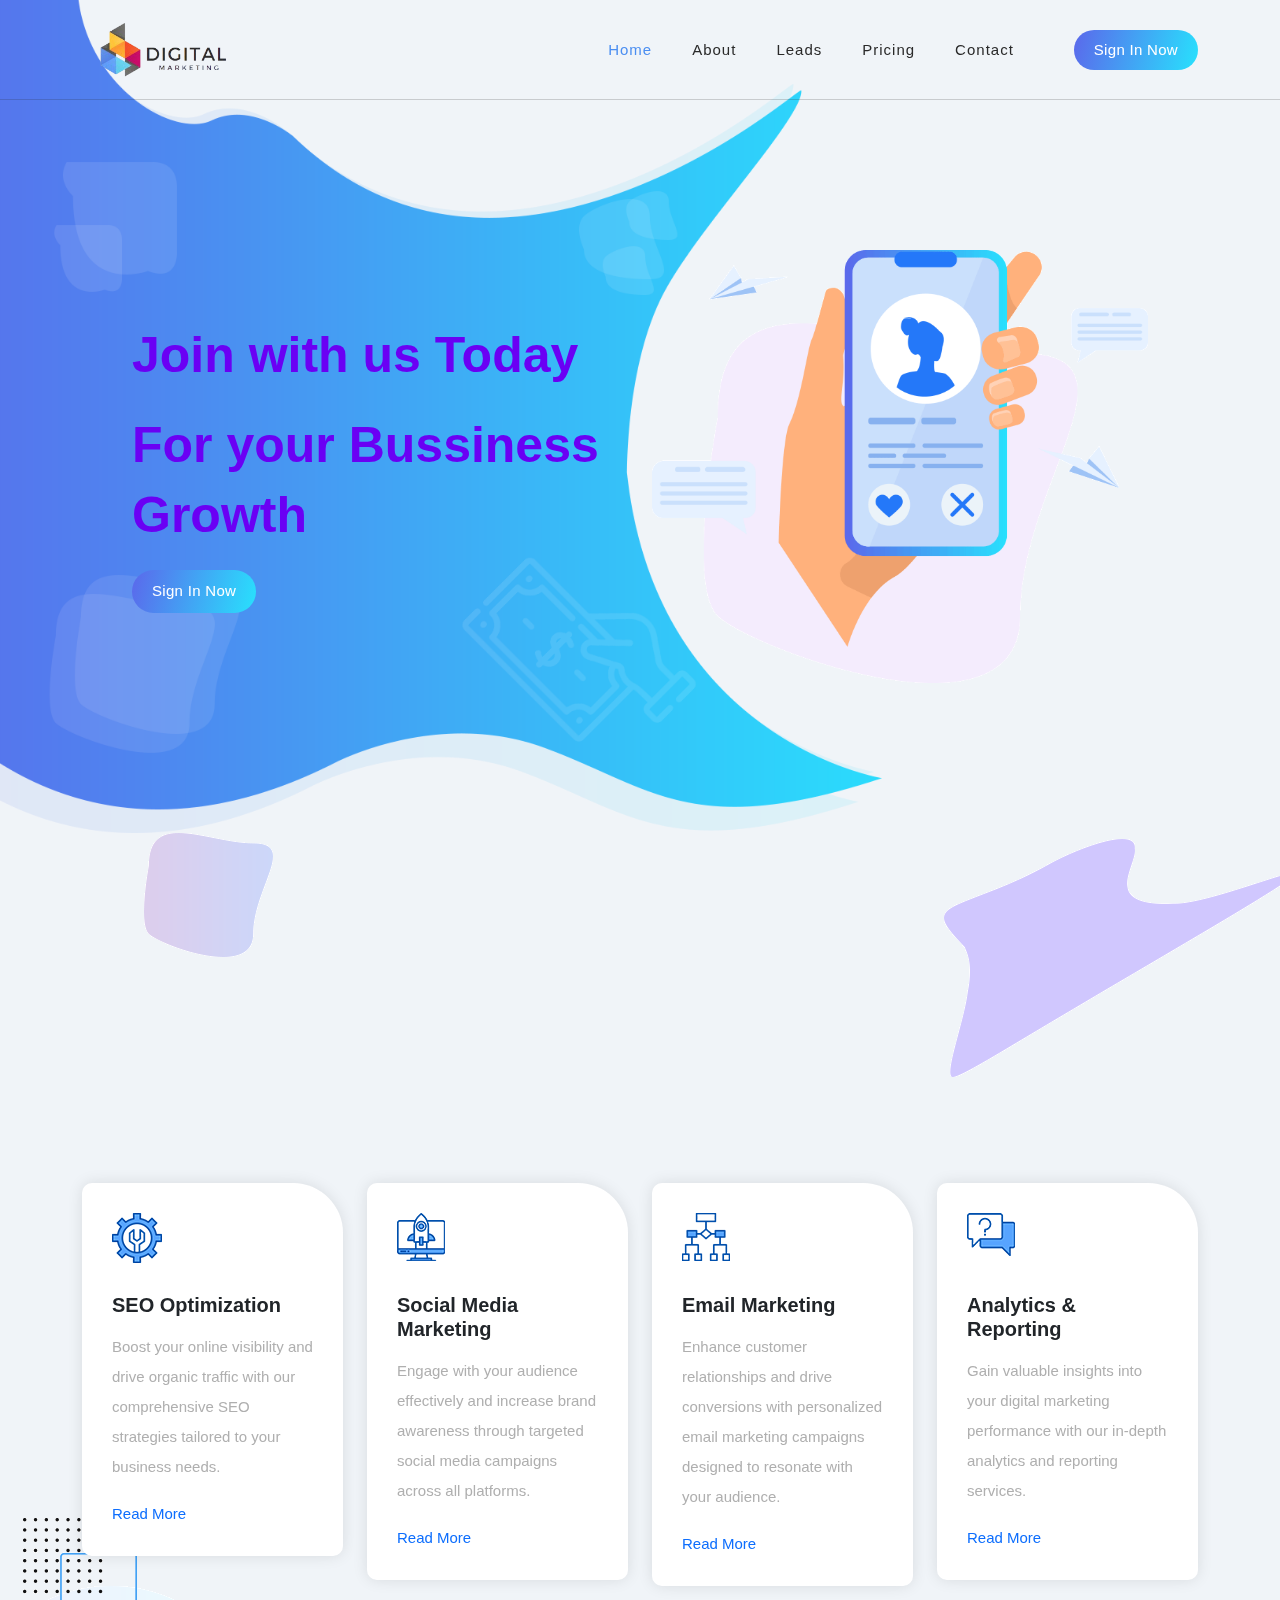
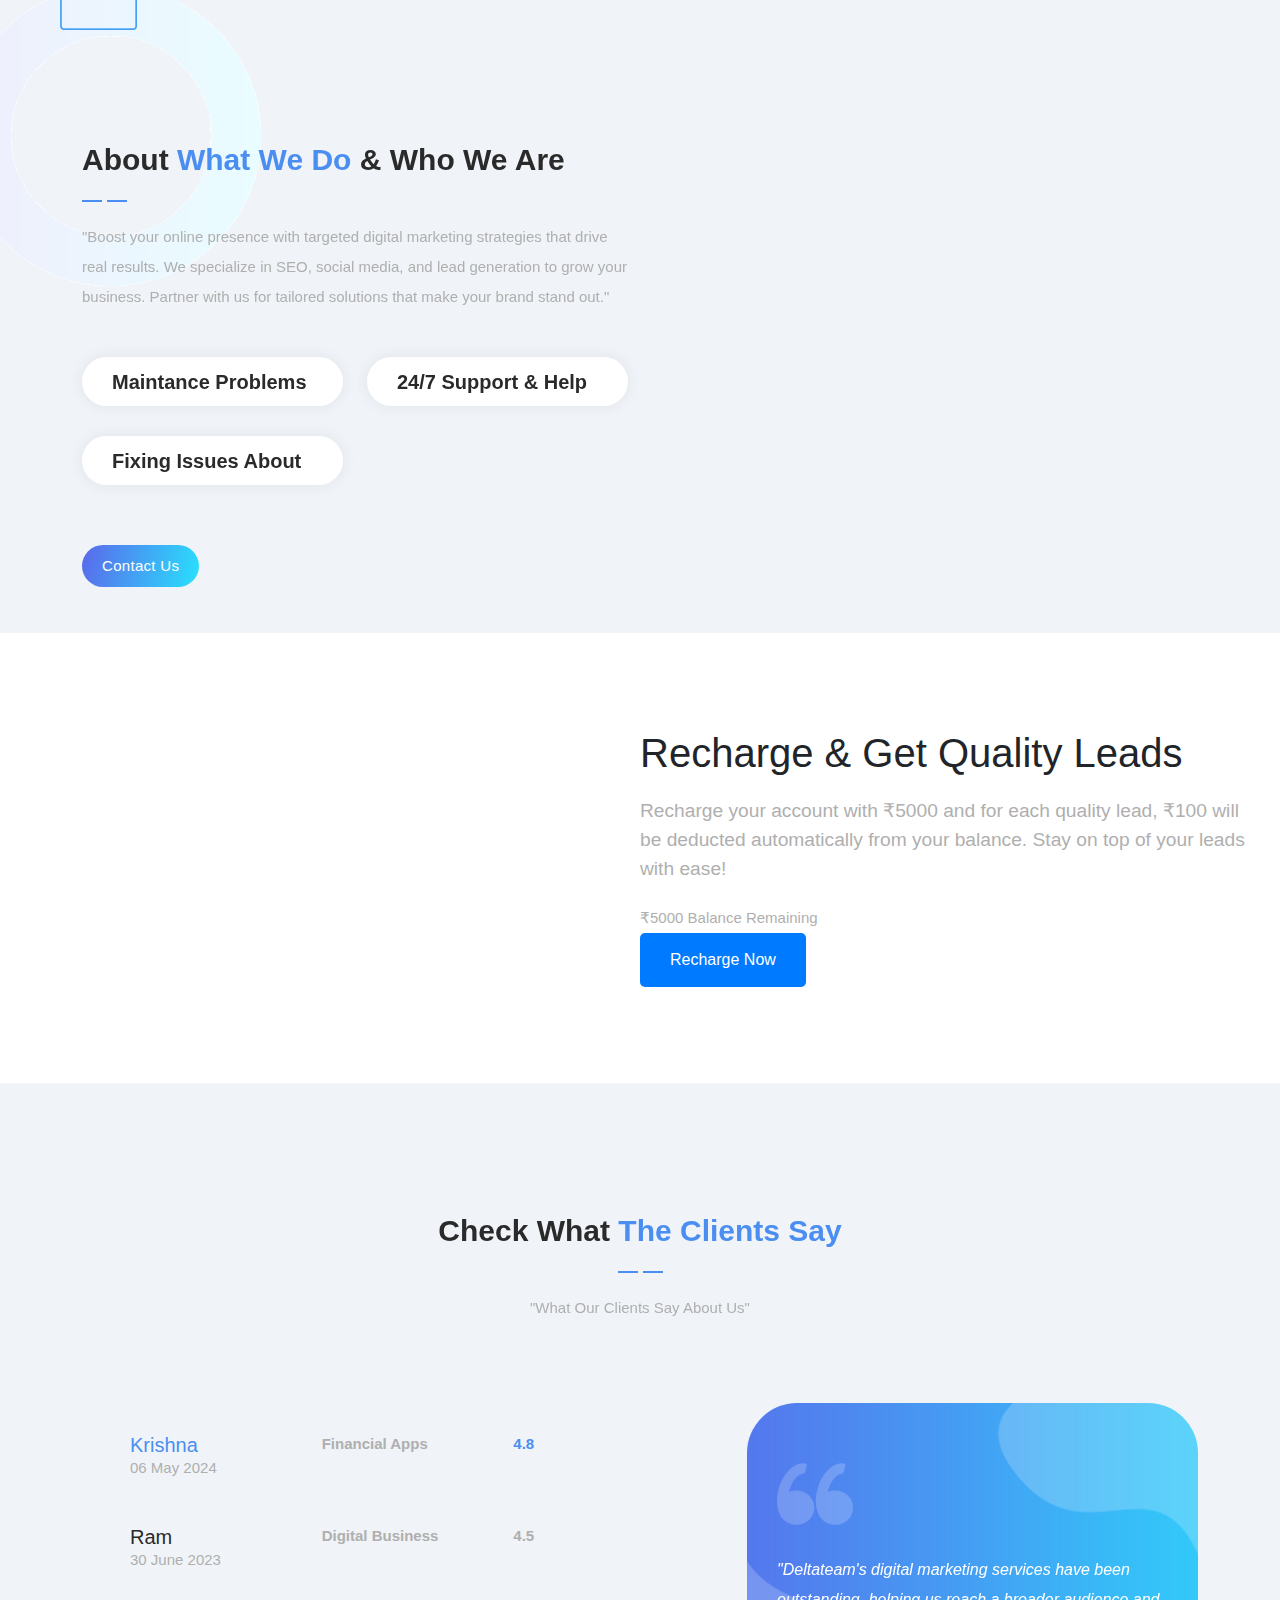
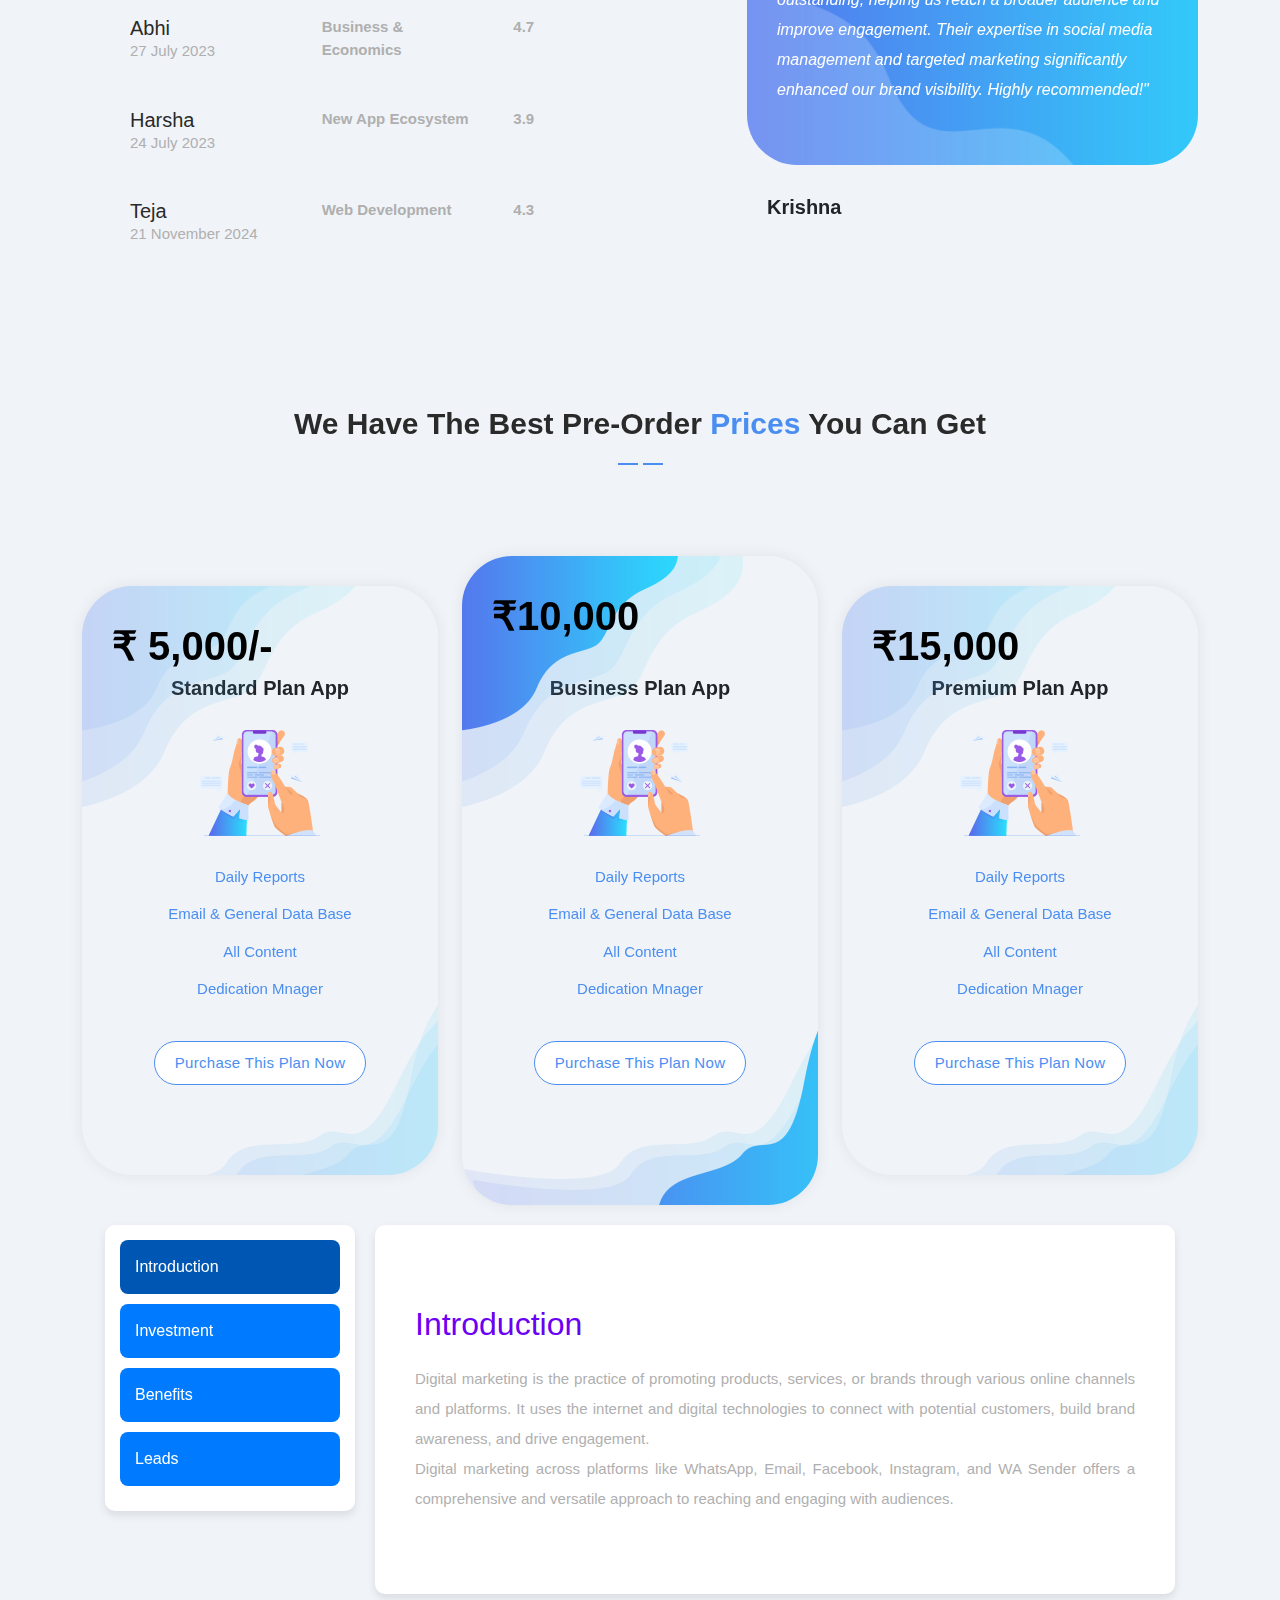
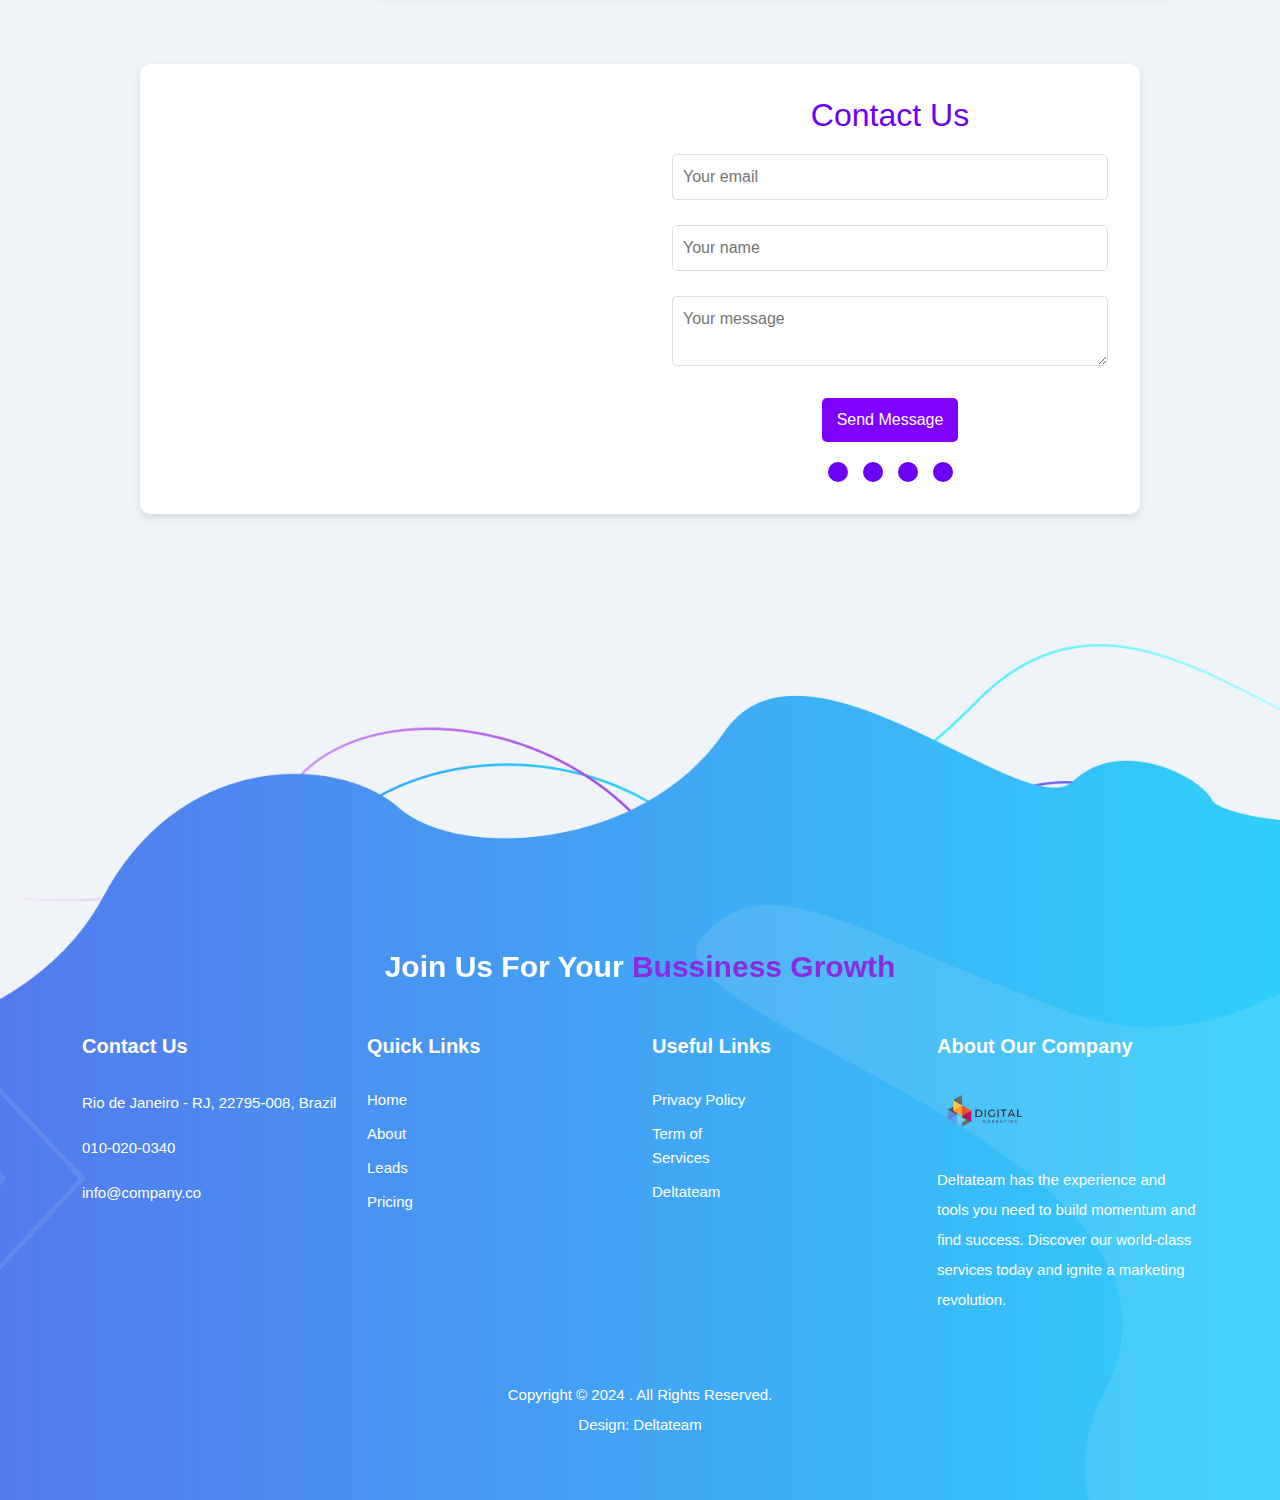
<file: index.html>
<!DOCTYPE html>
<html lang="en">

  <head>

    <meta charset="UTF-8">
    <meta name="viewport" content="width=device-width, initial-scale=1, shrink-to-fit=no">
    <meta name="description" content="">
    <meta name="author" content="">
    <link rel="preconnect" href="https://fonts.googleapis.com">
    <link rel="preconnect" href="https://fonts.gstatic.com" crossorigin>
    <link href="https://fonts.googleapis.com/css2?family=Roboto:wght@100;300;400;500;700;900&display=swap" rel="stylesheet">

    <title>Digital Marketing</title>

    <!-- Bootstrap core CSS -->
    <link href="vendor/bootstrap/css/bootstrap.min.css" rel="stylesheet">
    <link rel="icon" href="./assets/images/Screenshot_2024-09-20_174440-removebg-preview.png" type="image/png" />

<!--

TemplateMo 570 Chain App Dev

https://templatemo.com/tm-570-chain-app-dev

-->

    <!-- Additional CSS Files -->
    <link rel="stylesheet" href="https://use.fontawesome.com/releases/v5.8.1/css/all.css" integrity="sha384-50oBUHEmvpQ+1lW4y57PTFmhCaXp0ML5d60M1M7uH2+nqUivzIebhndOJK28anvf" crossorigin="anonymous">
    <link rel="stylesheet" href="assets/css/templatemo-chain-app-dev.css">
    <link rel="stylesheet" href="assets/css/animated.css">
    <link rel="stylesheet" href="assets/css/owl.css">

  </head>

<body>

  <!-- ***** Preloader Start ***** -->
  <div id="js-preloader" class="js-preloader">
    <div class="preloader-inner">
      <span class="dot"></span>
      <div class="dots">
        <span></span>
        <span></span>
        <span></span>
      </div>
    </div>
  </div>
  <!-- ***** Preloader End ***** -->

  <!-- ***** Header Area Start ***** -->
  <header class="header-area header-sticky wow slideInDown" data-wow-duration="0.75s" data-wow-delay="0s">
    <div class="container">
      <div class="row">
        <div class="col-12">
          <nav class="main-nav">
            <!-- ***** Logo Start ***** -->
            <a href="index.html" class="logo">
              <img src="assets/images/2.0-removebg-preview.png" alt="Chain App Dev" height="80px">
            </a>
            <!-- ***** Logo End ***** -->
            <!-- ***** Menu Start ***** -->
            <ul class="nav">
              <li class="scroll-to-section"><a href="#top" class="active">Home</a></li>
             <li class="scroll-to-section"><a href="#about">About</a></li>
             <li class="scroll-to-section"><a href="#leads">Leads</a></li>
              <!-- <li class="scroll-to-section"><a href="#services">Services</a></li> -->
              <li class="scroll-to-section"><a href="#pricing">Pricing</a></li>
              <li class="scroll-to-section"><a href="#Contact">Contact</a></li>
              <li><div class="gradient-button"><a id="modal_trigger" href="#modal"><i class="fa fa-sign-in-alt"></i> Sign In Now</a></div></li> 
            </ul>        
            <a class='menu-trigger'>
                <span>Menu</span>
            </a>
            <!-- ***** Menu End ***** -->
          </nav>
        </div>
      </div>
    </div>
  </header>
  <!-- ***** Header Area End ***** -->
  
  <div id="modal" class="popupContainer" style="display:none;">
    <div class="popupHeader">
        <span class="header_title">Login</span>
        <span class="modal_close"><i class="fa fa-times"></i></span>
    </div>

    <section class="popupBody">
        <!-- Social Login -->
        <div class="social_login">
            <div class="">
                <a href="#" class="social_box fb">
                    <span class="icon"><i class="fab fa-facebook"></i></span>
                    <span class="icon_title">Connect with Facebook</span>

                </a>

                <a href="#" class="social_box google">
                    <span class="icon"><i class="fab fa-google-plus"></i></span>
                    <span class="icon_title">Connect with Google</span>
                </a>
            </div>

            <div class="centeredText">
                <span>Or use your Email address</span>
            </div>

            <div class="action_btns">
                <div class="one_half"><a href="#" id="login_form" class="btn">Login</a></div>
                <div class="one_half last"><a href="#" id="register_form" class="btn">Sign up</a></div>
            </div>
        </div>

        <!-- Username & Password Login form -->
        <div class="user_login">
            <form>
                <label>Email / Username</label>
                <input type="text" />
                <br />

                <label>Password</label>
                <input type="password" />
                <br />

                <div class="checkbox">
                    <input id="remember" type="checkbox" />
                    <label for="remember">Remember me on this computer</label>
                </div>

                <div class="action_btns">
                    <div class="one_half"><a href="#" class="btn back_btn"><i class="fa fa-angle-double-left"></i> Back</a></div>
                    <div class="one_half last"><a href="#" class="btn btn_red">Login</a></div>
                </div>
            </form>

            <a href="#" class="forgot_password">Forgot password?</a>
        </div>

        <!-- Register Form -->
        <div class="user_register">
            <form>
                <label>Full Name</label>
                <input type="text" />
                <br />

                <label>Email Address</label>
                <input type="email" />
                <br />

                <label>Password</label>
                <input type="password" />
                <br />

                <div class="checkbox">
                    <input id="send_updates" type="checkbox" />
                    <label for="send_updates">Send me occasional email updates</label>
                </div>

                <div class="action_btns">
                    <div class="one_half"><a href="#" class="btn back_btn"><i class="fa fa-angle-double-left"></i> Back</a></div>
                    <div class="one_half last"><a href="#" class="btn btn_red">Register</a></div>
                </div>
            </form>
        </div>
    </section>
</div>

  <div class="main-banner wow fadeIn" id="top" data-wow-duration="1s" data-wow-delay="0.5s">
    <div class="container">
      <div class="row">
        <div class="col-lg-12">
          <div class="row">
            <div class="col-lg-6 align-self-center">
              <div class="left-content show-up header-text wow fadeInLeft" data-wow-duration="1s" data-wow-delay="1s">
                <div class="row">
                  <div class="col-lg-12" style="color: white; font-weight: bold;">
                    <h2>Join with us Today</h2>
                    <h2>For your Bussiness Growth</h2>
                  </div>
                  <div class="col-lg-12">
                    <li><div class="gradient-button"><a id="modal_trigger" href="#modal"><i class="fa fa-sign-in-alt"></i> Sign In Now</a></div></li> 
                    <!-- <div class="white-button scroll-to-section">
                      <a href="#contact">Free Quote <i class="fab fa-google-play"></i></a>
                    </div> -->
                  </div>
                </div>
              </div>
            </div>
            <div class="col-lg-6">
              <div class="right-image wow fadeInRight" data-wow-duration="1s" data-wow-delay="0.5s">
                <img src="assets/images/slider-dec.png" alt="">
              </div>
            </div>
          </div>
        </div>
      </div>
    </div>
  </div>
  <div id="services" class="services section">
    <div class="container">
        <div class="row">
            <div class="col-lg-8 offset-lg-2">
                <div class="section-heading wow fadeInDown" data-wow-duration="1s" data-wow-delay="0.5s">
                    <h4>Amazing <em>Services &amp; Features</em> for Your Business</h4>
                    <img src="assets/images/heading-line-dec.png" alt="">
                    <p>If you're looking to elevate your business with the best digital marketing services, check out our offerings below.</p>
                </div>
            </div>
        </div>
    </div>
    <div class="container">
        <div class="row">
            <div class="col-lg-3">
                <div class="service-item first-service">
                    <div class="icon"><i class="fa fa-rocket"></i></div>
                    <h4>SEO Optimization</h4>
                    <p>Boost your online visibility and drive organic traffic with our comprehensive SEO strategies tailored to your business needs.</p>
                    <div class="text-button">
                        <a href="#">Read More <i class="fa fa-arrow-right"></i></a>
                    </div>
                </div>
            </div>
            <div class="col-lg-3">
                <div class="service-item second-service">
                    <div class="icon"><i class="fa fa-bullhorn"></i></div>
                    <h4>Social Media Marketing</h4>
                    <p>Engage with your audience effectively and increase brand awareness through targeted social media campaigns across all platforms.</p>
                    <div class="text-button">
                        <a href="#">Read More <i class="fa fa-arrow-right"></i></a>
                    </div>
                </div>
            </div>
            <div class="col-lg-3">
                <div class="service-item third-service">
                    <div class="icon"><i class="fa fa-envelope"></i></div>
                    <h4>Email Marketing</h4>
                    <p>Enhance customer relationships and drive conversions with personalized email marketing campaigns designed to resonate with your audience.</p>
                    <div class="text-button">
                        <a href="#">Read More <i class="fa fa-arrow-right"></i></a>
                    </div>
                </div>
            </div>
            <div class="col-lg-3">
                <div class="service-item fourth-service">
                    <div class="icon"><i class="fa fa-chart-line"></i></div>
                    <h4>Analytics &amp; Reporting</h4>
                    <p>Gain valuable insights into your digital marketing performance with our in-depth analytics and reporting services.</p>
                    <div class="text-button">
                        <a href="#">Read More <i class="fa fa-arrow-right"></i></a>
                    </div>
                </div>
            </div>
        </div>
    </div>
</div>

  <div id="about" class="about-us section">
    <div class="container">
      <div class="row">
        <div class="col-lg-6 align-self-center">
          <div class="section-heading">
            <h4>About <em>What We Do</em> &amp; Who We Are</h4>
            <img src="assets/images/heading-line-dec.png" alt="">
            <p>
              "Boost your online presence with targeted digital marketing strategies that drive real results. We specialize in SEO, social media, and lead generation to grow your business. Partner with us for tailored solutions that make your brand stand out."</p>
          </div>
          <div class="row">
            <div class="col-lg-6">
              <div class="box-item">
                <h4><a href="#">Maintance Problems</a></h4>
                <!-- <p>Lorem Ipsum Text</p> -->
              </div>
            </div>
            <div class="col-lg-6">
              <div class="box-item">
                <h4><a href="#">24/7 Support &amp; Help</a></h4>
                <!-- <p>Lorem Ipsum Text</p> -->
              </div>
            </div>
            <div class="col-lg-6">
              <div class="box-item">
                <h4><a href="#">Fixing Issues About</a></h4>
                <!-- <p>Lorem Ipsum Text</p> -->
              </div>
            </div>
            <div class="col-lg-6">
              <!-- <div class="box-item">
                <h4><a href="#">Co. Development</a></h4>
                <p>Lorem Ipsum Text</p>
              </div> -->
            </div>
            <div class="col-lg-12">
              <!-- <p>Lorem ipsum dolor sit amet, consectetur adipiscing elit, sed do eismod tempor idunte ut labore et dolore adipiscing  magna.</p> -->
              <div class="gradient-button">
                <a href="#">Contact Us</a>
              </div>
              <!-- <span>*No Credit Card Required</span> -->
            </div>
          </div>
        </div>
        <div class="col-lg-6">
          <video autoplay muted loop class="lead-video" style="height: 500px;">
            <source src="./assets/images/123.mp4" type="video/mp4">
            Your browser does not support the video tag.
        </video>
          <style>
            .right-image video {
  max-width: 100%;
  height: auto;
}

          </style>
        </div>
      </div>
    </div>
  </div>





  <section class="lead-section" id="leads">
    <div class="image-container">
        <!-- <img src="./templatemo_570_chain_app_dev/img/Untitled design.mp4" alt="Lead Image" class="lead-image" /> -->
        <!-- You can replace the img tag with a video tag if you want -->
        <video autoplay muted loop class="lead-video" style="height: 400px;">
            <source src="./assets/images/White Social Media Digital Marketing Facebook Cover.mp4" type="video/mp4">
            Your browser does not support the video tag.
        </video>
        <style>
          * {
          margin: 0;
          padding: 0;
          box-sizing: border-box;
      }
      
      body {
          font-family: 'Arial', sans-serif;
      }
      
      .lead-section {
        margin-top: 10px;
          display: flex;
          align-items: center;
          justify-content: space-between;
          min-height: 50vh;
          padding: 10px;
          background-color: white;
      }
      
      .image-container {
          flex: 1;
          position: relative;
          overflow: hidden;
      }
      
      .lead-image, .lead-video {
          width: 100%;
          height: auto;
          border-radius: 10px;
          animation: fadeIn 1s ease-in-out;
      }
      
      .content-container {
          flex: 1;
          padding: 20px;
          animation: slideIn 1s ease-in-out;
      }
      
      .content-title {
          font-size: 2.5rem;
          margin-bottom: 20px;
      }
      
      .content-description {
          font-size: 1.2rem;
          margin-bottom: 20px;
          line-height: 1.5;
      }
      
      .lead-button {
          padding: 15px 30px;
          background-color: #007bff;
          color: white;
          font-size: 1rem;
          border: none;
          border-radius: 5px;
          cursor: pointer;
          transition: transform 0.3s, background-color 0.3s;
      }
      
      .lead-button:hover {
          background-color: #0056b3;
          transform: scale(1.05);
      }
      
      @media (max-width: 768px) {
          .lead-section {
              flex-direction: column;
              text-align: center;
          }
      
          .image-container, .content-container {
              flex: none;
              width: 100%;
          }
      
          .content-title {
              font-size: 2rem;
          }
      
          .content-description {
              font-size: 1rem;
          }
      
          .lead-button {
              width: 100%;
          }
      }
      
      /* Animation Effects */
      @keyframes fadeIn {
          0% {
              opacity: 0;
              transform: scale(0.95);
          }
          100% {
              opacity: 1;
              transform: scale(1);
          }
      }
      
      @keyframes slideIn {
          0% {
              opacity: 0;
              transform: translateX(50px);
          }
          100% {
              opacity: 1;
              transform: translateX(0);
          }
      }
      
      </style>
    </div>
 
    <div class="content-container">
        <h1 class="content-title">Recharge & Get Quality Leads</h1>
        <p class="content-description">
            Recharge your account with ₹5000 and for each quality lead, ₹100 will be deducted automatically from your balance. Stay on top of your leads with ease!
        </p>
        <div class="recharge-info">
            <div class="balance-bar">
                <div class="balance-fill"></div>
            </div>
            <p class="balance-text">₹5000 Balance Remaining</p>
        </div>
        <button class="lead-button">Recharge Now</button>
    </div>
</section>

 

  <div id="clients" class="the-clients">
    <div class="container">
      <div class="row">
        <div class="col-lg-8 offset-lg-2">
          <div class="section-heading">
            <h4>Check What <em>The Clients Say</em> </h4>
            <img src="assets/images/heading-line-dec.png" alt="">
            <p>"What Our Clients Say About Us"</p>
          </div>
        </div>
        <div class="col-lg-12">
          <div class="naccs">
            <div class="grid">
              <div class="row">
                <div class="col-lg-7 align-self-center">
                  <div class="menu">
                    <div class="first-thumb active">
                      <div class="thumb">
                        <div class="row">
                          <div class="col-lg-4 col-sm-4 col-12">
                            <h4>Krishna</h4>
                            <span class="date">06 May 2024</span>
                          </div>
                          <div class="col-lg-4 col-sm-4 d-none d-sm-block">
                            <span class="category">Financial Apps</span>
                          </div>
                          <div class="col-lg-4 col-sm-4 col-12">
                              <i class="fa fa-star"></i>
                              <i class="fa fa-star"></i>
                              <i class="fa fa-star"></i>
                              <i class="fa fa-star"></i>
                              <i class="fa fa-star"></i>
                              <span class="rating">4.8</span>
                          </div>
                        </div>
                      </div>
                    </div>
                    <div>
                      <div class="thumb">
                        <div class="row">
                          <div class="col-lg-4 col-sm-4 col-12">
                            <h4>Ram</h4>
                            <span class="date">30 June 2023</span>
                          </div>
                          <div class="col-lg-4 col-sm-4 d-none d-sm-block">
                            <span class="category">Digital Business</span>
                          </div>
                          <div class="col-lg-4 col-sm-4 col-12">
                              <i class="fa fa-star"></i>
                              <i class="fa fa-star"></i>
                              <i class="fa fa-star"></i>
                              <i class="fa fa-star"></i>
                              <i class="fa fa-star"></i>
                              <span class="rating">4.5</span>
                          </div>
                        </div>
                      </div>
                    </div>
                    <div>
                      <div class="thumb">
                        <div class="row">
                          <div class="col-lg-4 col-sm-4 col-12">
                            <h4>Abhi</h4>
                            <span class="date">27 July 2023</span>
                          </div>
                          <div class="col-lg-4 col-sm-4 d-none d-sm-block">
                            <span class="category">Business &amp; Economics</span>
                          </div>
                          <div class="col-lg-4 col-sm-4 col-12">
                              <i class="fa fa-star"></i>
                              <i class="fa fa-star"></i>
                              <i class="fa fa-star"></i>
                              <i class="fa fa-star"></i>
                              <i class="fa fa-star"></i>
                              <span class="rating">4.7</span>
                          </div>
                        </div>
                      </div>
                    </div>
                    <div>
                      <div class="thumb">
                        <div class="row">
                          <div class="col-lg-4 col-sm-4 col-12">
                            <h4>Harsha</h4>
                            <span class="date">24 July 2023</span>
                          </div>
                          <div class="col-lg-4 col-sm-4 d-none d-sm-block">
                            <span class="category">New App Ecosystem</span>
                          </div>
                          <div class="col-lg-4 col-sm-4 col-12">
                              <i class="fa fa-star"></i>
                              <i class="fa fa-star"></i>
                              <i class="fa fa-star"></i>
                              <i class="fa fa-star"></i>
                              <i class="fa fa-star"></i>
                              <span class="rating">3.9</span>
                          </div>
                        </div>
                      </div>
                    </div>
                    <div class="last-thumb">
                      <div class="thumb">
                        <div class="row">
                          <div class="col-lg-4 col-sm-4 col-12">
                            <h4>Teja</h4>
                            <span class="date">21 November 2024</span>
                          </div>
                          <div class="col-lg-4 col-sm-4 d-none d-sm-block">
                            <span class="category">Web Development</span>
                          </div>
                          <div class="col-lg-4 col-sm-4 col-12">
                              <i class="fa fa-star"></i>
                              <i class="fa fa-star"></i>
                              <i class="fa fa-star"></i>
                              <i class="fa fa-star"></i>
                              <i class="fa fa-star"></i>
                              <span class="rating">4.3</span>
                          </div>
                        </div>
                      </div>
                    </div>
                  </div>
                </div> 
                <div class="col-lg-5">
                  <ul class="nacc">
                    <li class="active">
                      <div>
                        <div class="thumb">
                          <div class="row">
                            <div class="col-lg-12">
                              <div class="client-content">
                                <img src="assets/images/quote.png" alt="">
                                <p>"Deltateam's digital marketing services have been outstanding, helping us reach a broader audience and improve engagement. Their expertise in social media management and targeted marketing significantly enhanced our brand visibility. Highly recommended!"</p>
                              </div>
                              <div class="down-content">
                                <!-- <img src="assets/images/client-image.jpg" alt=""> -->
                                <div class="right-content">
                                  <h4>Krishna</h4>
                                  <!-- <span>CEO of David Company</span> -->
                                </div>
                              </div>
                            </div>
                          </div>
                        </div>
                      </div>
                    </li>
                    <li>
                      <div>
                        <div class="thumb">
                          <div class="row">
                            <div class="col-lg-12">
                              <div class="client-content">
                                <img src="assets/images/quote.png" alt="">
                                <p>"Deltateam transformed our online presence! Their targeted marketing strategies boosted our engagement and visibility significantly. Highly recommend their services!"</p>
                              </div>
                              <div class="down-content">
                                <!-- <img src="assets/images/client-image.jpg" alt=""> -->
                                <div class="right-content">
                                  <h4>Ram</h4>
                                  <!-- <span>CTO of Digital Company</span> -->
                                </div>
                              </div>
                            </div>
                          </div>
                        </div>
                      </div>
                    </li>
                    <li>
                      <div>
                        <div class="thumb">
                          <div class="row">
                            <div class="col-lg-12">
                              <div class="client-content">
                                <img src="assets/images/quote.png" alt="">
                                <p>"The digital marketing team at Deltateam delivered exceptional results. Their expertise in social media management helped us connect with our audience effectively. Truly impressive!"</p>
                              </div>
                              <div class="down-content">
                                <!-- <img src="assets/images/client-image.jpg" alt=""> -->
                                <div class="right-content">
                                  <h4>Abhi</h4>
                                  <!-- <span>Founder of Catherina Co.</span> -->
                                </div>
                              </div>
                            </div>
                          </div>
                        </div>
                      </div>
                    </li>
                    <li>
                      <div>
                        <div class="thumb">
                          <div class="row">
                            <div class="col-lg-12">
                              <div class="client-content">
                                <img src="assets/images/quote.png" alt="">
                                <p>"Working with Deltateam has been a game-changer for our brand. Their tailored marketing solutions drove meaningful results and increased our reach. Highly satisfied!"</p>
                              </div>
                              <div class="down-content">
                                <!-- <img src="assets/images/client-image.jpg" alt=""> -->
                                <div class="right-content">
                                  <h4>Harsha</h4>
                                  <!-- <span>Manager, Digital Company</span> -->
                                </div>
                              </div>
                            </div>
                          </div>
                        </div>
                      </div>
                    </li>
                    <li>
                      <div>
                        <div class="thumb">
                          <div class="row">
                            <div class="col-lg-12">
                              <div class="client-content">
                                <img src="assets/images/quote.png" alt="">
                                <p>"Deltateam's digital marketing services exceeded our expectations. Their innovative approach and attention to detail made a noticeable difference in our campaigns. Highly recommended!"</p>
                              </div>
                              <div class="down-content">
                                <!-- <img src="assets/images/client-image.jpg" alt=""> -->
                                <div class="right-content">
                                  <h4>Teja</h4>
                                  <!-- <span>CTO, Amber Do Company</span> -->
                                </div>
                              </div>
                            </div>
                          </div>
                        </div>
                      </div>
                    </li>
                  </ul>
                </div>          
              </div>
            </div>
          </div>
        </div>
      </div>
    </div>
  </div>

  <div id="pricing" class="pricing-tables">
    <div class="container">
      <div class="row">
        <div class="col-lg-8 offset-lg-2">
          <div class="section-heading">
            <h4>We Have The Best Pre-Order <em>Prices</em> You Can Get</h4>
            <img src="assets/images/heading-line-dec.png" alt="">
            <!-- <p>Lorem ipsum dolor sit amet, consectetur adipiscing elit, sed do eismod tempor incididunt ut labore et dolore magna.</p> -->
          </div>
        </div>
        <div class="col-lg-4">
          <div class="pricing-item-regular">
            <span class="price" style="color: black;">₹ 5,000/-</span>
            <h4>Standard Plan App</h4>
            <div class="icon">
              <img src="assets/images/pricing-table-01.png" alt="">
            </div>
            <ul>
              <li>Daily Reports</li>
              <li>Email & General Data Base</li>
              <li>All Content</li>
              <li>Dedication Mnager</li>
              <!-- <li class="non-function">All Content</li>
              <li class="non-function">Dedication Mnager</li> -->
              <!-- <li class="non-function">Fastest Network</li>
              <li class="non-function">More Options</li> -->
            </ul>
            <div class="border-button">
              <a href="#">Purchase This Plan Now</a>
            </div>
          </div>
        </div>
        <div class="col-lg-4">
          <div class="pricing-item-pro">
            <span class="price" style="color: black;">₹10,000</span>
            <h4>Business Plan App</h4>
            <div class="icon">
              <img src="assets/images/pricing-table-01.png" alt="">
            </div>
            <ul>
              <li>Daily Reports</li>
              <li>Email & General Data Base</li>
              <li>All Content</li>
              <li>Dedication Mnager</li>
            </ul>
            <div class="border-button">
              <a href="#">Purchase This Plan Now</a>
            </div>
          </div>
        </div>
        <div class="col-lg-4">
          <div class="pricing-item-regular">
            <span class="price" style="color: black;">₹15,000</span>
            <h4>Premium Plan App</h4>
            <div class="icon">
              <img src="assets/images/pricing-table-01.png" alt="">
            </div>
            <ul>
              <li>Daily Reports</li>
              <li>Email & General Data Base</li>
              <li>All Content</li>
              <li>Dedication Mnager</li>
            </ul>
            <div class="border-button">
              <a href="#">Purchase This Plan Now</a>
            </div>
          </div>
        </div>
      </div>
    </div>
  </div> 

  <style>
    /* General setup */
    body {
      font-family: Arial, sans-serif;
      margin: 0;
      padding: 0;
      box-sizing: border-box;
      background-color: #f0f4f8;
    }

    /* Container setup */
    .prathap-container {
      display: flex;
      justify-content: center; /* Center the container */
      align-items: flex-start;
      padding: 20px;
      /* min-height: 100vh; */
      gap: 20px;
      max-width: 1200px; /* Set a max-width for the container */
      margin: 0 auto; /* Center the container */
    }

    /* Sidebar Navigation Styling */
    .prathap-sidebar {
      width: 250px;
      position: sticky;
      top: 20px;
      background-color: #ffffff;
      padding: 15px;
      border-radius: 10px;
      box-shadow: 0 4px 8px rgba(0, 0, 0, 0.1);
      display: flex;
      flex-direction: column;
      justify-content: flex-start;
    }

    .prathap-nav-button {
      display: block;
      width: 100%;
      padding: 15px;
      background: #007bff;
      color: #ffffff;
      border: none;
      margin-bottom: 10px;
      text-align: left;
      cursor: pointer;
      border-radius: 8px;
      font-size: 16px;
      transition: all 0.3s ease;
    }

    .prathap-nav-button.active {
      background: #0056b3; /* Darker blue for active */
    }

    .prathap-nav-button:hover {
      background: #0056b3;
      transform: scale(1.05);
    }

    /* Content Section Styling */
    .prathap-content {
      display: none;
      flex-grow: 1;
      padding: 20px;
      background-color: #ffffff;
      border-radius: 10px;
      box-shadow: 0 4px 8px rgba(0, 0, 0, 0.1);
      max-width: 800px; /* Set max-width for the content */
      width: 100%;
    }

    .prathap-section {
      padding: 60px 20px;
      background-color: #ffffff;
      border-radius: 10px;
      transition: transform 0.3s ease;
    }

    /* Responsive adjustments */
    @media screen and (max-width: 768px) {
      .prathap-container {
        flex-direction: column;
        align-items: center;
      }

      .prathap-sidebar {
        width: 100%;
        margin-bottom: 20px;
        position: relative;
      }

      .prathap-content {
        margin-left: 0;
        width: 100%;
      }
    }
  </style>

  <div class="prathap-container">
    <!-- Sidebar Navigation -->
    <div class="prathap-sidebar">
      <button class="prathap-nav-button" data-target="#section1">Introduction</button>
      <button class="prathap-nav-button" data-target="#section2">Investment</button>
      <button class="prathap-nav-button" data-target="#section3">Benefits</button>
      <button class="prathap-nav-button" data-target="#section4">Leads</button>
    </div>

    <!-- Content Sections -->
    <div class="prathap-content" id="section1">
      <section class="prathap-section">
        <h2>Introduction</h2>
        <p style="text-align: justify;">Digital marketing is the practice of promoting products, services, or brands through various online channels and platforms. It uses the internet and digital technologies to connect with potential customers, build brand awareness, and drive engagement.</p> 
        <p style="text-align: justify;">Digital marketing across platforms like WhatsApp, Email, Facebook, Instagram, and WA Sender offers a comprehensive and versatile approach to reaching and engaging with audiences.</p>
      </section>
    </div>

    <div class="prathap-content" id="section2">
      <section class="prathap-section">
        <h2>Investment</h2>
        <p>Investing in digital marketing is one of the most effective strategies to grow your business in today’s technology-driven world. Whether you’re a small startup or an established company, digital marketing allows you to reach a vast audience.</p>
        <p style="text-align: justify;">Starting at: <b>Rs.5000</b></p>  
      </section>
    </div>

    <div class="prathap-content" id="section3">
      <section class="prathap-section">
        <h2>Benefits</h2>
        <p>1. Global Reach</p>
        <p>2. Cost-Effective</p>
        <p>3. Targeted Advertising</p>
        <p>4. Measurable Results</p>
        <p>5. Enhanced Customer Engagement</p>
        <!-- <p>6. Flexibility and Adaptability</p>
        <p>7. Improved Conversion Rates</p>
        <p>8. Increased Brand Awareness</p>
        <p>9. Access to Mobile Users</p>
        <p>10. Personalization</p> -->
      </section>
    </div>

    <div class="prathap-content" id="section4">
      <section class="prathap-section">
        <h2>Leads</h2>
        <p>Digital marketing is essential for generating leads. By utilizing SEO, content marketing, and social media, businesses can drive targeted traffic and engage their audience effectively. Email marketing and PPC ads further enhance lead capture by directing interested users to landing pages.</p>
      </section>
    </div>
  </div>

  <script>
    // Scroll and navigation functionality
    const navButtons = document.querySelectorAll('.prathap-nav-button');
    const sections = document.querySelectorAll('.prathap-content');

    // Function to hide all content sections
    const hideAllSections = () => {
      sections.forEach(section => section.style.display = 'none');
    };

    // Function to remove 'active' class from all buttons
    const deactivateAllButtons = () => {
      navButtons.forEach(btn => btn.classList.remove('active'));
    };

    // Function to show a section based on button click
    const showSection = (targetSection) => {
      hideAllSections();
      deactivateAllButtons();
      document.querySelector(targetSection).style.display = 'block';
    };

    // Add click event to navigation buttons
    navButtons.forEach(button => {
      button.addEventListener('click', () => {
        const targetSection = button.getAttribute('data-target');
        showSection(targetSection);
        button.classList.add('active'); // Set the clicked button as active
      });
    });

    // Initially display the first section
    document.querySelector('#section1').style.display = 'block';
    navButtons[0].classList.add('active'); // Mark the first button as active
  </script>
  
  <style>
      
    .p-contact-wrapper {
        display: flex;
        max-width: 1000px;
        width: 100%;
        background-color: #fff;
        border-radius: 10px;
        overflow: hidden;
        box-shadow: 0 4px 8px rgba(0, 0, 0, 0.1);
        margin: 50px auto; /* Centers the wrapper horizontally */
    }

    .p-map-container {
        width: 50%;
        height: auto;
    }

    .p-form-container {
        width: 50%;
        padding: 2rem;
        text-align: center;
        display: flex;
        flex-direction: column;
        justify-content: space-between;
    }

    h2 {
        color: #6a00f4;
        margin-bottom: 20px;
    }

    .p-input-container {
        margin-bottom: 15px;
    }

    input, textarea {
        width: 100%;
        padding: 10px;
        margin-bottom: 10px;
        border-radius: 5px;
        border: 1px solid #ddd;
        transition: border-color 0.3s ease;
    }

    input:hover, textarea:hover {
        border-color: #7f00ff;
    }

    .p-submit-btn {
        background-color: #7f00ff;
        color: #fff;
        padding: 10px 15px;
        border: none;
        border-radius: 5px;
        cursor: pointer;
        transition: background-color 0.3s ease;
    }

    .p-submit-btn:hover {
        background-color: #6a00f4;
    }

    /* Social Icons */
    .p-social-icons {
        margin-top: 20px;
        display: flex;
        justify-content: center;
        gap: 15px;
    }

    .p-social-icons a {
        text-decoration: none;
        color: #fff;
        background-color: #6a00f4;
        padding: 10px;
        border-radius: 50%;
        display: inline-block;
        transition: background-color 0.3s ease, transform 0.3s ease;
    }

    .p-social-icons a:hover {
        background-color: #7f00ff;
        transform: scale(1.1); /* Add zoom-in effect on hover */
    }

</style>



<div class="p-contact-wrapper"  id="Contact">
    <div class="p-map-container">
        <!-- Google Map Iframe (Replace with your location) -->
        <iframe 
            src="https://www.google.com/maps/embed?pb=!1m18!1m12!1m3!1d3151.835434509891!2d144.95373631532117!3d-37.81627997975186!2m3!1f0!2f0!3f0!3m2!1i1024!2i768!4f13.1!3m3!1m2!1s0x6ad642af0f11fd81%3A0xf5772b45f6a6ef84!2sFlinders%20St%20Station%2C%20Melbourne%20VIC%203001%2C%20Australia!5e0!3m2!1sen!2sus!4v1635095834629!5m2!1sen!2sus" 
            width="100%" 
            height="100%" 
            style="border:0;" 
            allowfullscreen="" 
            loading="lazy">
        </iframe>
    </div>

    <div class="p-form-container">
        <form class="p-contact-form" id="contactForm">
            <h2>Contact Us</h2>
            <div class="p-input-container">
                <input type="email" name="email" id="email" placeholder="Your email" required>
            </div>
            <div class="p-input-container">
                <input type="text" name="name" id="name" placeholder="Your name" required>
            </div>
            <div class="p-input-container">
                <textarea name="message" id="message" placeholder="Your message" required></textarea>
            </div>
            <button type="submit" class="p-submit-btn">Send Message</button>
        </form>
        <!-- Social Icons -->
        <div class="p-social-icons">
            <a href="#"><i class="fab fa-facebook-f"></i></a>
            <a href="#"><i class="fab fa-twitter"></i></a>
            <a href="#"><i class="fab fa-instagram"></i></a>
            <a href="#"><i class="fab fa-linkedin-in"></i></a>
        </div>
    </div>
</div>

<script>
document.getElementById('contactForm').addEventListener('submit', function (e) {
    e.preventDefault();

    // Get form values
    const email = document.getElementById('email').value;
    const name = document.getElementById('name').value;
    const message = document.getElementById('message').value;

    // Format the message for WhatsApp
    const whatsappMessage = `Name: ${name}%0AEmail: ${email}%0AMessage: ${message}`;

    // Open WhatsApp with the prefilled message
    window.open(`https://wa.me/918367558870?text=${whatsappMessage}`, '_blank');
});
</script>




  <footer id="Contact">
    <div class="container">
      <div class="row">
        <div class="col-lg-8 offset-lg-2">
          <div class="section-heading">
            <h4>Join us for your <span style="color: blueviolet;">Bussiness Growth</span> </h4>
          </div>
        </div>
        <div class="col-lg-6 offset-lg-3">
          <!-- <form id="search" action="#" method="GET">
            <div class="row">
              <div class="col-lg-6 col-sm-6">
                <fieldset>
                  <input type="address" name="address" class="email" placeholder="Email Address..." autocomplete="on" required>
                </fieldset>
              </div>
              <div class="col-lg-6 col-sm-6">
                <fieldset>
                  <button type="submit" class="main-button">Subscribe Now <i class="fa fa-angle-right"></i></button>
                </fieldset>
              </div>
            </div>
          </form> -->
        </div>
      </div>
      <div class="row">
        <div class="col-lg-3">
          <div class="footer-widget">
            <h4>Contact Us</h4>
            <p>Rio de Janeiro - RJ, 22795-008, Brazil</p>
            <p><a href="#">010-020-0340</a></p>
            <p><a href="#">info@company.co</a></p>
          </div>
        </div>
        <div class="col-lg-3">
          <div class="footer-widget">
            <h4>Quick Links</h4>
            <ul>
              <li><a href="#top">Home</a></li>
              <li><a href="#about">About</a></li>
              <li><a href="#leads">Leads</a></li>
              <li><a href="#pricing">Pricing</a></li>
              <!-- <li><a href="#">Pricing</a></li> -->
            </ul>
            <!-- <ul>
              <li><a href="#">About</a></li>
              <li><a href="#">Testimonials</a></li>
              <li><a href="#">Pricing</a></li>
            </ul> -->
          </div>
        </div>
        <div class="col-lg-3">
          <div class="footer-widget">
            <h4>Useful Links</h4>
            <ul>
              <li><a href="privacy.html">Privacy Policy</a></li>
              <li><a href="term.html">Term of Services</a></li>
              <li><a href="https://7soft.in/">Deltateam</a></li>
              <!-- <li><a href="#">Development</a></li>
              <li><a href="#">App News</a></li> -->
            </ul>
            <!-- <ul>
              <li><a href="#">App Dev Team</a></li>
              <li><a href="#">Digital Web</a></li>
              <li><a href="#">Normal Apps</a></li>
            </ul> -->
          </div>
        </div>
        <div class="col-lg-3">
          <div class="footer-widget">
            <h4>About Our Company</h4>
            <div class="logo">
              <img src="assets/images/3.0.png" alt="">
            </div>
            <p>Deltateam has the experience and tools you need to build momentum and find success. Discover our world-class services today and ignite a marketing revolution.</p>
          </div>
        </div>
        <div class="col-lg-12">
          <div class="copyright-text">
            <p>Copyright © 2024 . All Rights Reserved. 
          <br>Design: <a href="https://7soft.in/" target="_blank" title="css templates">Deltateam</a></p>
          </div>
        </div>
      </div>
    </div>
  </footer>

  <script>
    document.querySelector('.lead-button').addEventListener('click', () => {
    alert("Thank you for your interest! We will contact you shortly.");
});

</script>
  <!-- Scripts -->
  <script src="vendor/jquery/jquery.min.js"></script>
  <script src="vendor/bootstrap/js/bootstrap.bundle.min.js"></script>
  <script src="assets/js/owl-carousel.js"></script>
  <script src="assets/js/animation.js"></script>
  <script src="assets/js/imagesloaded.js"></script>
  <script src="assets/js/popup.js"></script>
  <script src="assets/js/custom.js"></script>
</body>
</html>
</file>
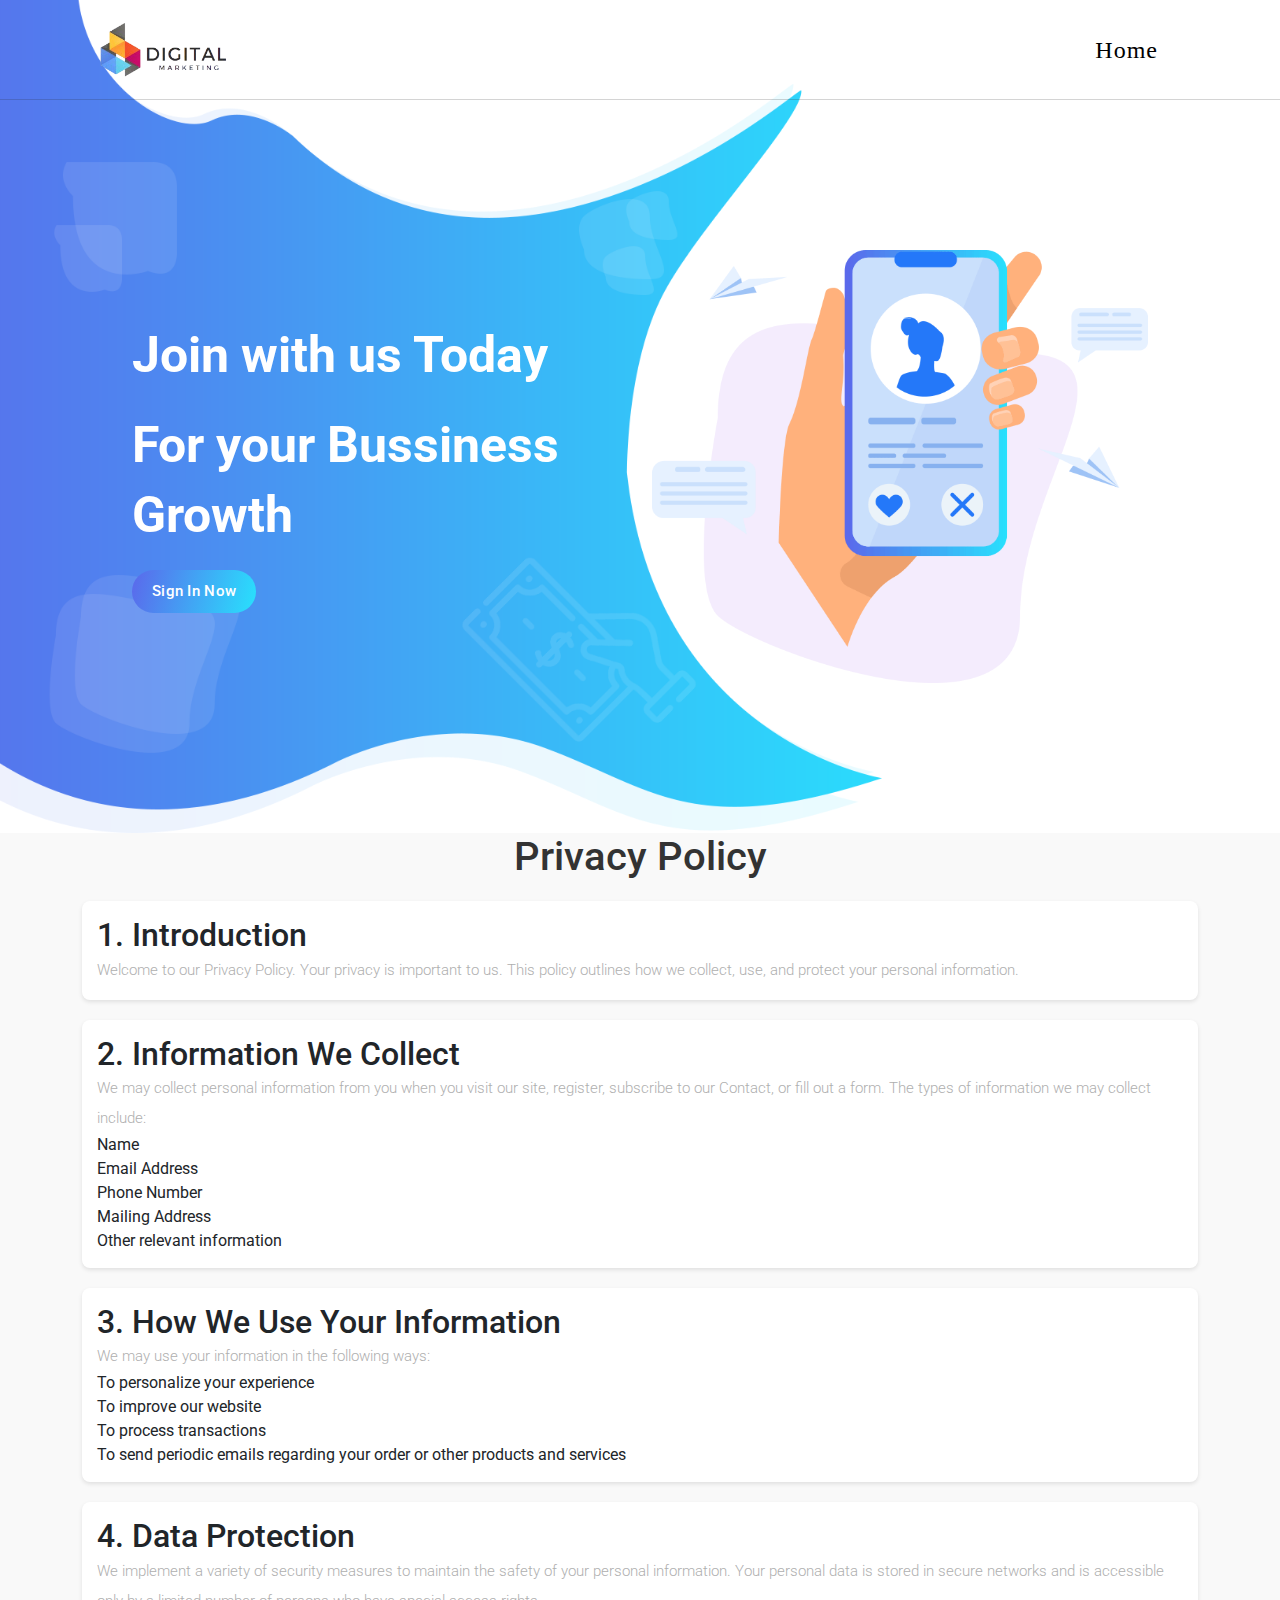
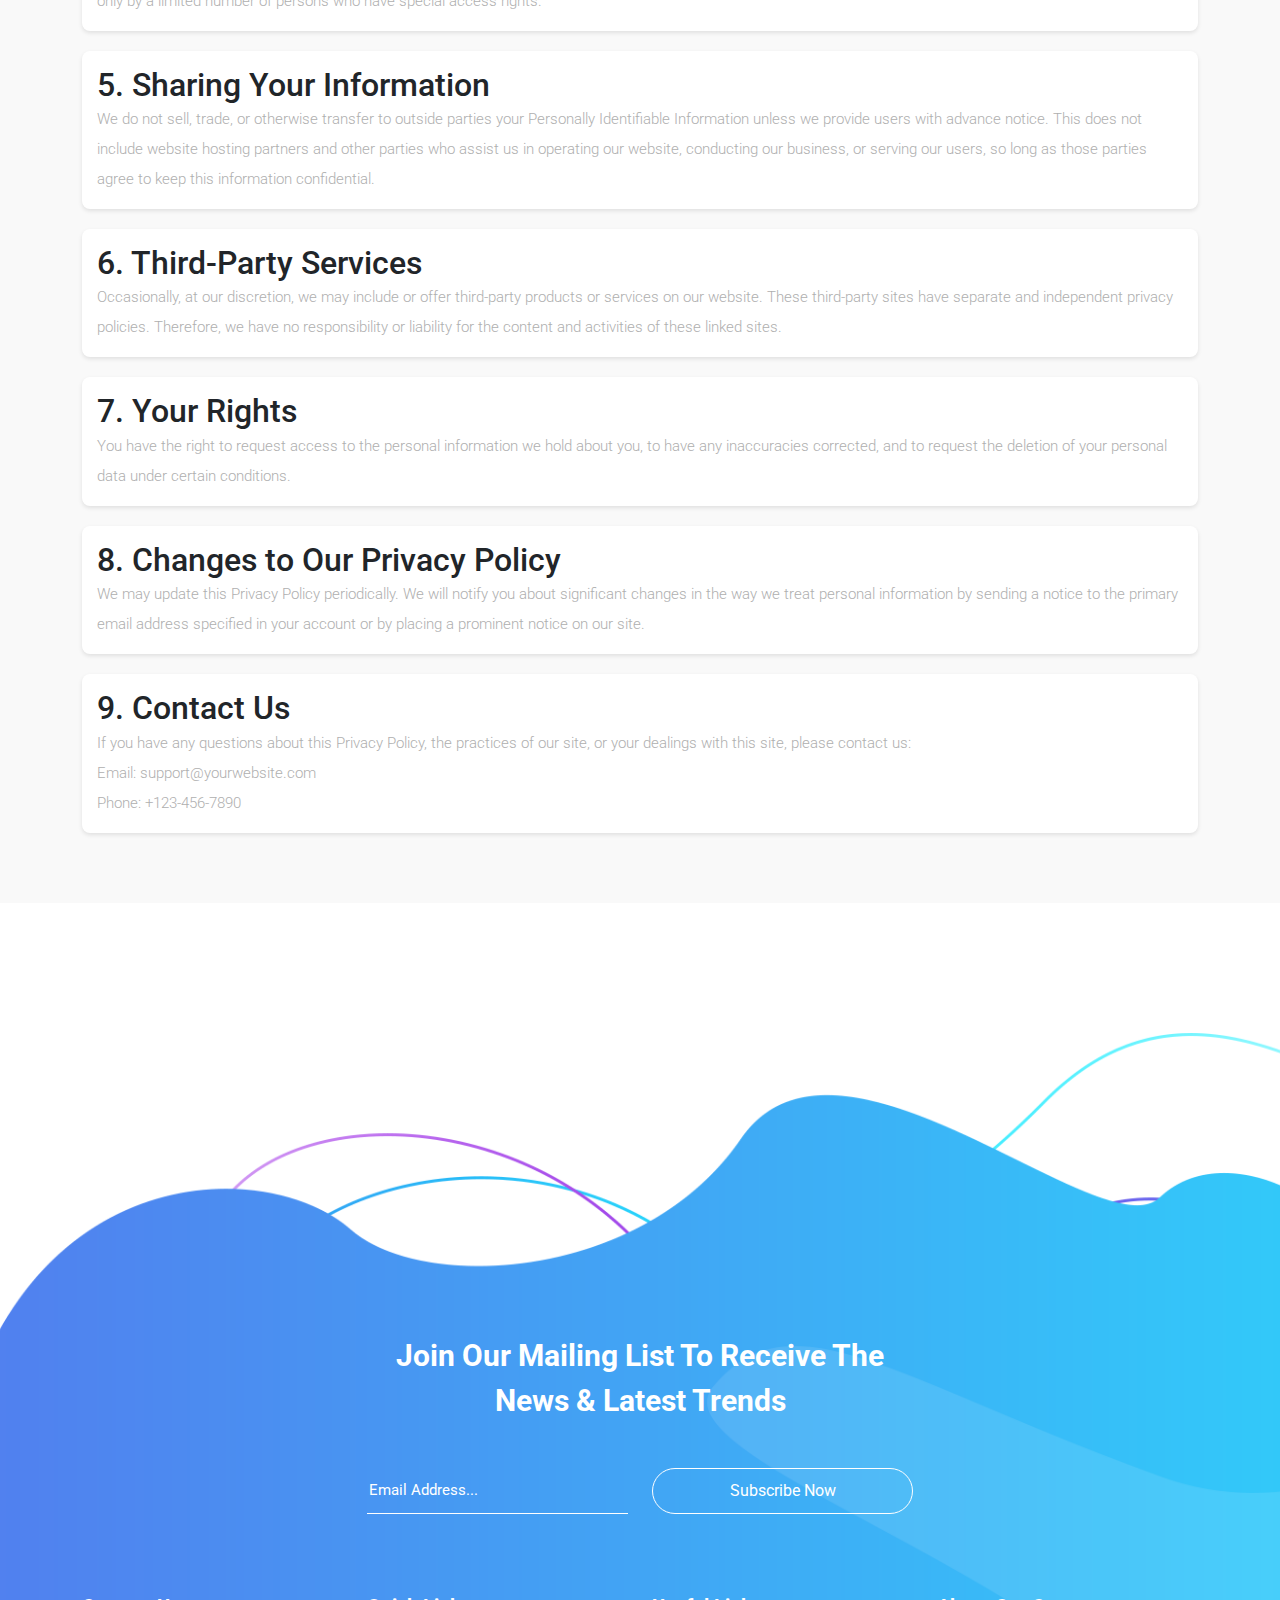
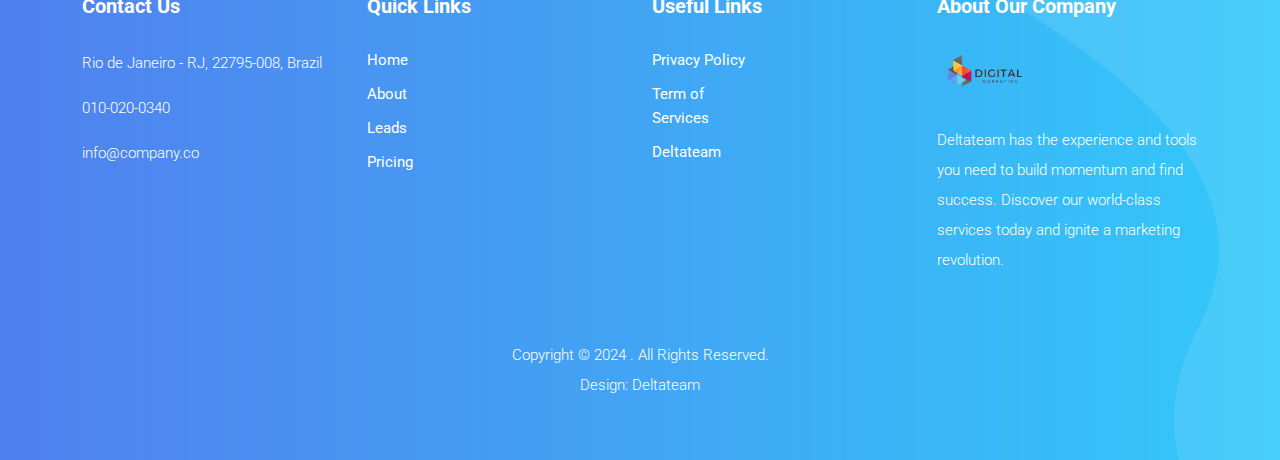
<file: privacy.html>
<!DOCTYPE html>
<html lang="en">

  <head>

    <meta charset="UTF-8">
    <meta name="viewport" content="width=device-width, initial-scale=1, shrink-to-fit=no">
    <meta name="description" content="">
    <meta name="author" content="">
    <link rel="preconnect" href="https://fonts.googleapis.com">
    <link rel="preconnect" href="https://fonts.gstatic.com" crossorigin>
    <link href="https://fonts.googleapis.com/css2?family=Roboto:wght@100;300;400;500;700;900&display=swap" rel="stylesheet">

    <title>Digital Marketing</title>
    <link rel="icon" href="./assets/images/Screenshot_2024-09-20_174440-removebg-preview.png" type="image/png" />
    <!-- Bootstrap core CSS -->
    <link href="vendor/bootstrap/css/bootstrap.min.css" rel="stylesheet">

<!--

TemplateMo 570 Chain App Dev

https://templatemo.com/tm-570-chain-app-dev

-->

    <!-- Additional CSS Files -->
    <link rel="stylesheet" href="https://use.fontawesome.com/releases/v5.8.1/css/all.css" integrity="sha384-50oBUHEmvpQ+1lW4y57PTFmhCaXp0ML5d60M1M7uH2+nqUivzIebhndOJK28anvf" crossorigin="anonymous">
    <link rel="stylesheet" href="assets/css/templatemo-chain-app-dev.css">
    <link rel="stylesheet" href="assets/css/animated.css">
    <link rel="stylesheet" href="assets/css/owl.css">

  </head>

<body>

  <!-- ***** Preloader Start ***** -->
  <div id="js-preloader" class="js-preloader">
    <div class="preloader-inner">
      <span class="dot"></span>
      <div class="dots">
        <span></span>
        <span></span>
        <span></span>
      </div>
    </div>
  </div>
  <!-- ***** Preloader End ***** -->

  <!-- ***** Header Area Start ***** -->
  <header class="header-area header-sticky wow slideInDown" data-wow-duration="0.75s" data-wow-delay="0s">
    <div class="container">
      <div class="row">
        <div class="col-12">
          <nav class="main-nav">
            <!-- ***** Logo Start ***** -->
            <a href="index.html" class="logo">
                <img src="assets/images/2.0-removebg-preview.png" alt="Chain App Dev" height="80px">
            </a>
            <!-- ***** Logo End ***** -->
            <!-- ***** Menu Start ***** -->
            <ul class="nav">
              <li class="scroll-to-section"><a href="index.html" class="#" style="color: black;     font-family: fantasy; font-size: x-large">Home</a></li>
             <!-- <li class="scroll-to-section"><a href="#about">About</a></li>
             <li class="scroll-to-section"><a href="#leads">Leads</a></li> -->
              <!-- <li class="scroll-to-section"><a href="#services">Services</a></li> -->
              <!-- <li class="scroll-to-section"><a href="#pricing">Pricing</a></li>
              <li class="scroll-to-section"><a href="#Contact">Contact</a></li>
              <li><div class="gradient-button"><a id="modal_trigger" href="#modal"><i class="fa fa-sign-in-alt"></i> Sign In Now</a></div></li>  -->
            </ul>        
            <a class='menu-trigger'>
                <span>Menu</span>
            </a>
            <!-- ***** Menu End ***** -->
          </nav>
        </div>
      </div>
    </div>
  </header>
  <!-- ***** Header Area End ***** -->
  
  <div id="modal" class="popupContainer" style="display:none;">
    <div class="popupHeader">
        <span class="header_title">Login</span>
        <span class="modal_close"><i class="fa fa-times"></i></span>
    </div>

    <section class="popupBody">
        <!-- Social Login -->
        <div class="social_login">
            <div class="">
                <a href="#" class="social_box fb">
                    <span class="icon"><i class="fab fa-facebook"></i></span>
                    <span class="icon_title">Connect with Facebook</span>

                </a>

                <a href="#" class="social_box google">
                    <span class="icon"><i class="fab fa-google-plus"></i></span>
                    <span class="icon_title">Connect with Google</span>
                </a>
            </div>

            <div class="centeredText">
                <span>Or use your Email address</span>
            </div>

            <div class="action_btns">
                <div class="one_half"><a href="#" id="login_form" class="btn">Login</a></div>
                <div class="one_half last"><a href="#" id="register_form" class="btn">Sign up</a></div>
            </div>
        </div>

        <!-- Username & Password Login form -->
        <div class="user_login">
            <form>
                <label>Email / Username</label>
                <input type="text" />
                <br />

                <label>Password</label>
                <input type="password" />
                <br />

                <div class="checkbox">
                    <input id="remember" type="checkbox" />
                    <label for="remember">Remember me on this computer</label>
                </div>

                <div class="action_btns">
                    <div class="one_half"><a href="#" class="btn back_btn"><i class="fa fa-angle-double-left"></i> Back</a></div>
                    <div class="one_half last"><a href="#" class="btn btn_red">Login</a></div>
                </div>
            </form>

            <a href="#" class="forgot_password">Forgot password?</a>
        </div>

        <!-- Register Form -->
        <div class="user_register">
            <form>
                <label>Full Name</label>
                <input type="text" />
                <br />

                <label>Email Address</label>
                <input type="email" />
                <br />

                <label>Password</label>
                <input type="password" />
                <br />

                <div class="checkbox">
                    <input id="send_updates" type="checkbox" />
                    <label for="send_updates">Send me occasional email updates</label>
                </div>

                <div class="action_btns">
                    <div class="one_half"><a href="#" class="btn back_btn"><i class="fa fa-angle-double-left"></i> Back</a></div>
                    <div class="one_half last"><a href="#" class="btn btn_red">Register</a></div>
                </div>
            </form>
        </div>
    </section>
</div>

  <div class="main-banner wow fadeIn" id="top" data-wow-duration="1s" data-wow-delay="0.5s">
    <div class="container">
      <div class="row">
        <div class="col-lg-12">
          <div class="row">
            <div class="col-lg-6 align-self-center">
              <div class="left-content show-up header-text wow fadeInLeft" data-wow-duration="1s" data-wow-delay="1s">
                <div class="row">
                  <div class="col-lg-12" style="color: white; font-weight: bold;">
                    <h2>Join with us Today</h2>
                    <h2>For your Bussiness Growth</h2>
                  </div>
                  <div class="col-lg-12">
                    <li><div class="gradient-button"><a id="modal_trigger" href="#modal"><i class="fa fa-sign-in-alt"></i> Sign In Now</a></div></li> 
                    <!-- <div class="white-button scroll-to-section">
                      <a href="#contact">Free Quote <i class="fab fa-google-play"></i></a>
                    </div> -->
                  </div>
                </div>
              </div>
            </div>
            <div class="col-lg-6">
              <div class="right-image wow fadeInRight" data-wow-duration="1s" data-wow-delay="0.5s">
                <img src="assets/images/slider-dec.png" alt="">
              </div>
            </div>
          </div>
        </div>
      </div>
    </div>
  </div>
  
  <section class="privacy-policy" style="padding-bottom: 50px; background-color: #f9f9f9;">
    <div class="container">
        <h1 style="text-align: center; margin-bottom: 20px; color: #333;">Privacy Policy</h1>
        <div class="section" style="animation: fadeIn 1s;">
            <h2>1. Introduction</h2>
            <p>Welcome to our Privacy Policy. Your privacy is important to us. This policy outlines how we collect, use, and protect your personal information.</p>
        </div>
        <div class="section" style="animation: fadeIn 1s;">
            <h2>2. Information We Collect</h2>
            <p>We may collect personal information from you when you visit our site, register, subscribe to our Contact, or fill out a form. The types of information we may collect include:</p>
            <ul>
                <li>Name</li>
                <li>Email Address</li>
                <li>Phone Number</li>
                <li>Mailing Address</li>
                <li>Other relevant information</li>
            </ul>
        </div>
        <div class="section" style="animation: fadeIn 1s;">
            <h2>3. How We Use Your Information</h2>
            <p>We may use your information in the following ways:</p>
            <ul>
                <li>To personalize your experience</li>
                <li>To improve our website</li>
                <li>To process transactions</li>
                <li>To send periodic emails regarding your order or other products and services</li>
            </ul>
        </div>
        <div class="section" style="animation: fadeIn 1s;">
            <h2>4. Data Protection</h2>
            <p>We implement a variety of security measures to maintain the safety of your personal information. Your personal data is stored in secure networks and is accessible only by a limited number of persons who have special access rights.</p>
        </div>
        <div class="section" style="animation: fadeIn 1s;">
            <h2>5. Sharing Your Information</h2>
            <p>We do not sell, trade, or otherwise transfer to outside parties your Personally Identifiable Information unless we provide users with advance notice. This does not include website hosting partners and other parties who assist us in operating our website, conducting our business, or serving our users, so long as those parties agree to keep this information confidential.</p>
        </div>
        <div class="section" style="animation: fadeIn 1s;">
            <h2>6. Third-Party Services</h2>
            <p>Occasionally, at our discretion, we may include or offer third-party products or services on our website. These third-party sites have separate and independent privacy policies. Therefore, we have no responsibility or liability for the content and activities of these linked sites.</p>
        </div>
        <div class="section" style="animation: fadeIn 1s;">
            <h2>7. Your Rights</h2>
            <p>You have the right to request access to the personal information we hold about you, to have any inaccuracies corrected, and to request the deletion of your personal data under certain conditions.</p>
        </div>
        <div class="section" style="animation: fadeIn 1s;">
            <h2>8. Changes to Our Privacy Policy</h2>
            <p>We may update this Privacy Policy periodically. We will notify you about significant changes in the way we treat personal information by sending a notice to the primary email address specified in your account or by placing a prominent notice on our site.</p>
        </div>
        <div class="section" style="animation: fadeIn 1s;">
            <h2>9. Contact Us</h2>
            <p>If you have any questions about this Privacy Policy, the practices of our site, or your dealings with this site, please contact us:</p>
            <p>Email: support@yourwebsite.com</p>
            <p>Phone: +123-456-7890</p>
        </div>
    </div>
</section>

<style>
    @keyframes fadeIn {
        from { opacity: 0; }
        to { opacity: 1; }
    }

    .section {
        margin: 20px 0;
        padding: 15px;
        background-color: #fff;
        border-radius: 8px;
        box-shadow: 0 2px 4px rgba(0,0,0,0.1);
        transition: transform 0.3s ease;
    }

    .section:hover {
        transform: translateY(-2px);
    }
</style>


<style>
    @keyframes fadeIn {
        from { opacity: 0; }
        to { opacity: 1; }
    }
    
    .section {
        margin: 20px 0;
        padding: 15px;
        background-color: #fff;
        border-radius: 8px;
        box-shadow: 0 2px 4px rgba(0,0,0,0.1);
        transition: transform 0.3s ease;
    }

    .section:hover {
        transform: translateY(-2px);
    }

    @media (max-width: 768px) {
        h1 {
            font-size: 24px;
        }
        h2 {
            font-size: 20px;
        }
    }
</style>
<footer id="Contact">
    <div class="container">
      <div class="row">
        <div class="col-lg-8 offset-lg-2">
          <div class="section-heading">
            <h4>Join our mailing list to receive the news &amp; latest trends</h4>
          </div>
        </div>
        <div class="col-lg-6 offset-lg-3">
          <form id="search" action="#" method="GET">
            <div class="row">
              <div class="col-lg-6 col-sm-6">
                <fieldset>
                  <input type="address" name="address" class="email" placeholder="Email Address..." autocomplete="on" required>
                </fieldset>
              </div>
              <div class="col-lg-6 col-sm-6">
                <fieldset>
                  <button type="submit" class="main-button">Subscribe Now <i class="fa fa-angle-right"></i></button>
                </fieldset>
              </div>
            </div>
          </form>
        </div>
      </div>
      <div class="row">
        <div class="col-lg-3">
          <div class="footer-widget">
            <h4>Contact Us</h4>
            <p>Rio de Janeiro - RJ, 22795-008, Brazil</p>
            <p><a href="#">010-020-0340</a></p>
            <p><a href="#">info@company.co</a></p>
          </div>
        </div>
        <div class="col-lg-3">
          <div class="footer-widget">
            <h4>Quick Links</h4>
            <ul>
              <li><a href="#top">Home</a></li>
              <li><a href="#about">About</a></li>
              <li><a href="#leads">Leads</a></li>
              <li><a href="#pricing">Pricing</a></li>
              <!-- <li><a href="#">Pricing</a></li> -->
            </ul>
            <!-- <ul>
              <li><a href="#">About</a></li>
              <li><a href="#">Testimonials</a></li>
              <li><a href="#">Pricing</a></li>
            </ul> -->
          </div>
        </div>
        <div class="col-lg-3">
          <div class="footer-widget">
            <h4>Useful Links</h4>
            <ul>
              <li><a href="privacy.html">Privacy Policy</a></li>
              <li><a href="term.html">Term of Services</a></li>
              <li><a href="https://7soft.in/">Deltateam</a></li>
              <!-- <li><a href="#">Development</a></li>
              <li><a href="#">App News</a></li> -->
            </ul>
            <!-- <ul>
              <li><a href="#">App Dev Team</a></li>
              <li><a href="#">Digital Web</a></li>
              <li><a href="#">Normal Apps</a></li>
            </ul> -->
          </div>
        </div>
        <div class="col-lg-3">
          <div class="footer-widget">
            <h4>About Our Company</h4>
            <div class="logo">
             <img src="assets/images/3.0.png" alt="">
            </div>
            <p>Deltateam has the experience and tools you need to build momentum and find success. Discover our world-class services today and ignite a marketing revolution.</p>
          </div>
        </div>
        <div class="col-lg-12">
            <div class="copyright-text">
                <p>Copyright © 2024 . All Rights Reserved. 
              <br>Design: <a href="https://7soft.in/" target="_blank" title="css templates">Deltateam</a></p>
              </div>
        </div>
      </div>
    </div>
  </footer>
 
  <!-- Scripts -->
  <script src="vendor/jquery/jquery.min.js"></script>
  <script src="vendor/bootstrap/js/bootstrap.bundle.min.js"></script>
  <script src="assets/js/owl-carousel.js"></script>
  <script src="assets/js/animation.js"></script>
  <script src="assets/js/imagesloaded.js"></script>
  <script src="assets/js/popup.js"></script>
  <script src="assets/js/custom.js"></script>
</body>
</html>
</file>
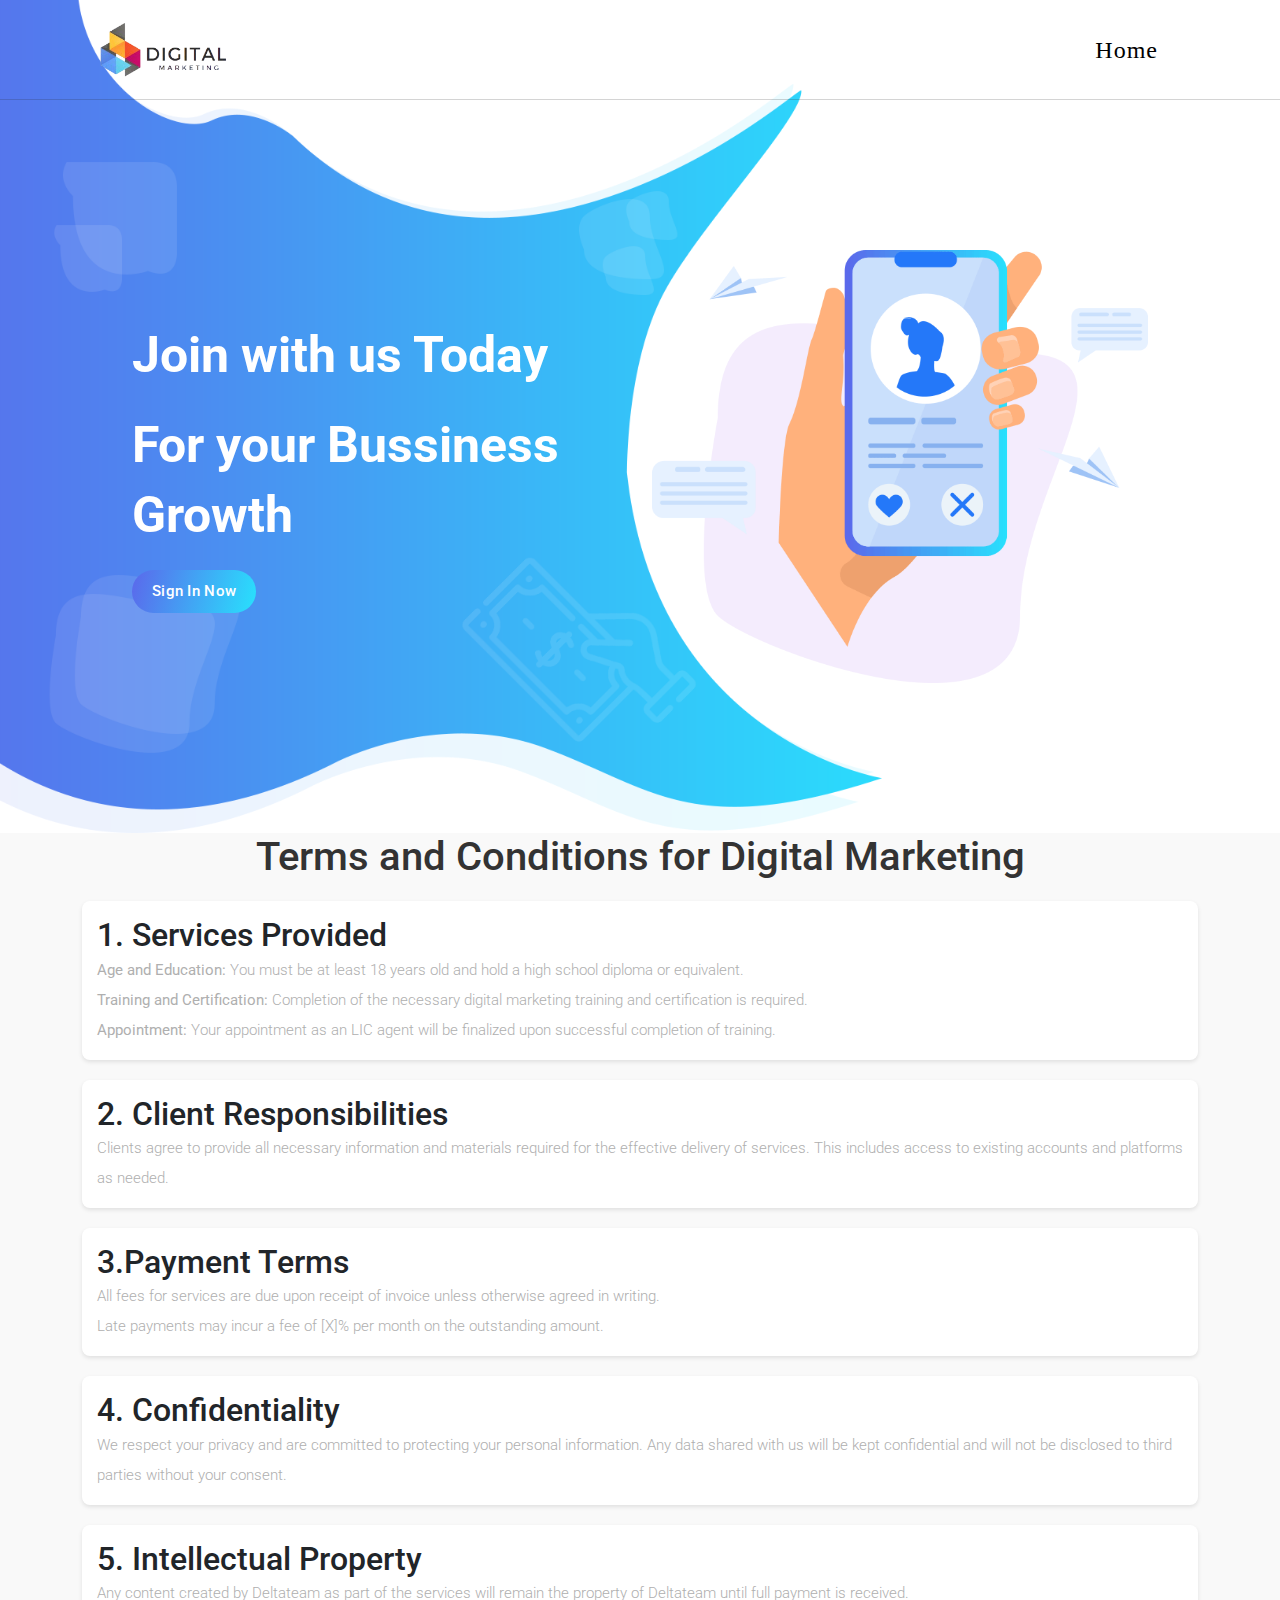
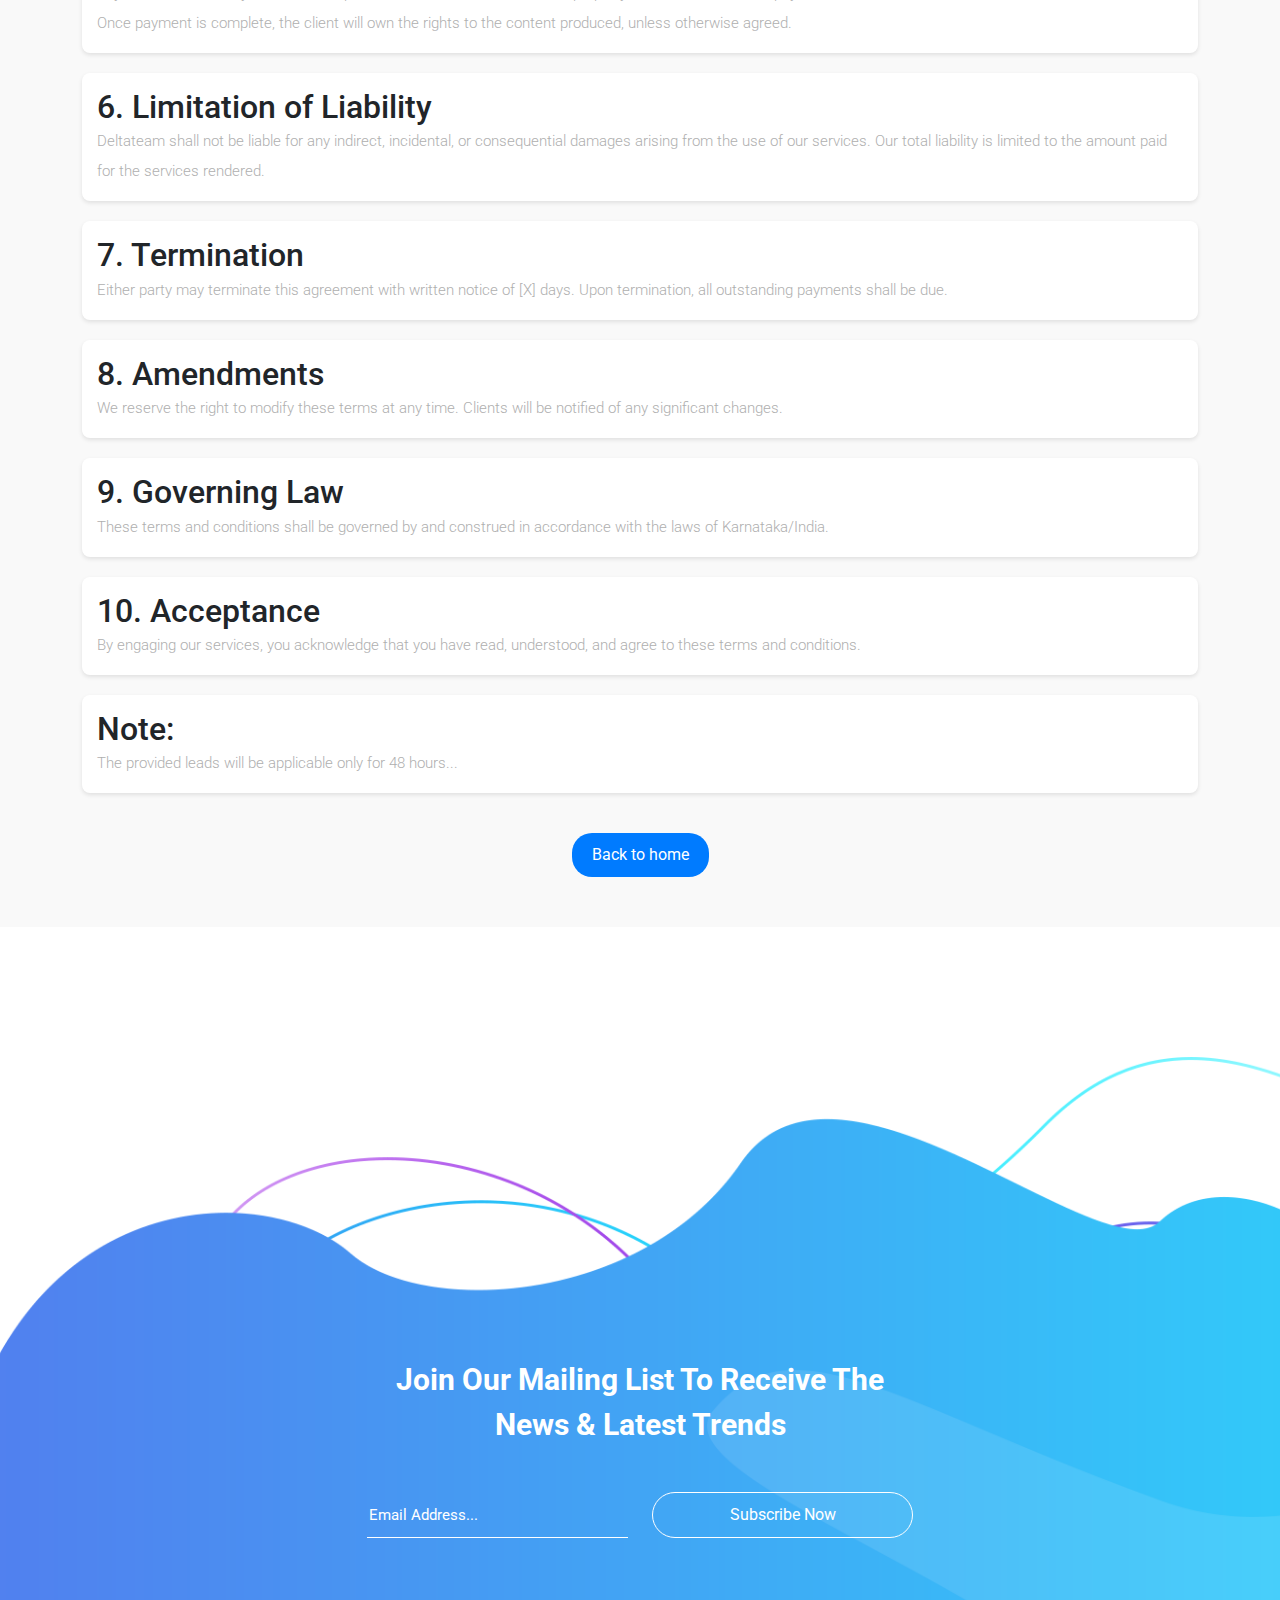
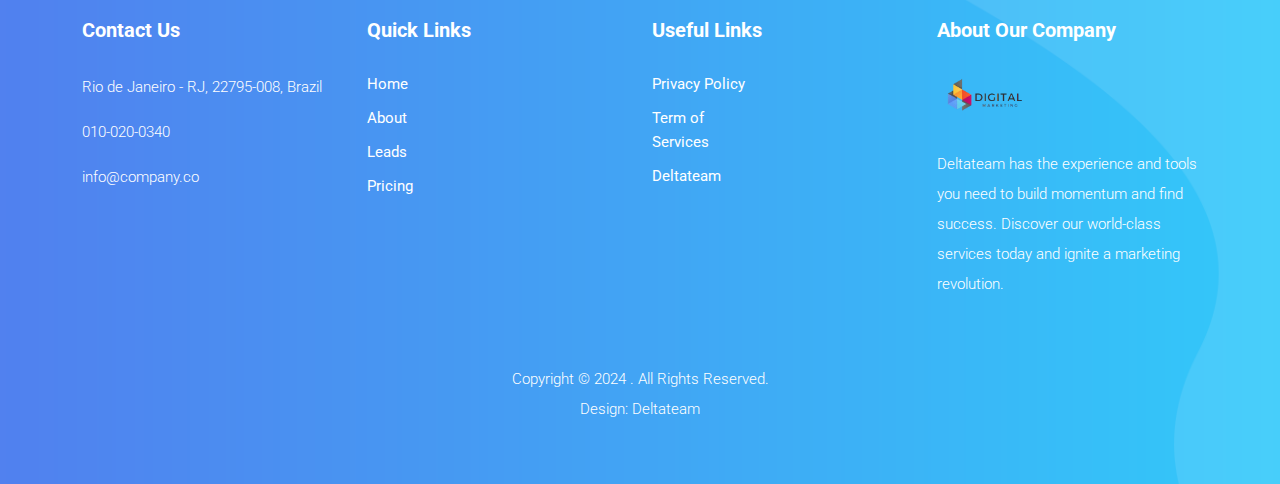
<file: term.html>
<!DOCTYPE html>
<html lang="en">

  <head>

    <meta charset="UTF-8">
    <meta name="viewport" content="width=device-width, initial-scale=1, shrink-to-fit=no">
    <meta name="description" content="">
    <meta name="author" content="">
    <link rel="preconnect" href="https://fonts.googleapis.com">
    <link rel="preconnect" href="https://fonts.gstatic.com" crossorigin>
    <link href="https://fonts.googleapis.com/css2?family=Roboto:wght@100;300;400;500;700;900&display=swap" rel="stylesheet">

    <title>Digital Marketing</title>
    <link rel="icon" href="./assets/images/Screenshot_2024-09-20_174440-removebg-preview.png" type="image/png" />
    <!-- Bootstrap core CSS -->
    <link href="vendor/bootstrap/css/bootstrap.min.css" rel="stylesheet">

<!--

TemplateMo 570 Chain App Dev

https://templatemo.com/tm-570-chain-app-dev

-->

    <!-- Additional CSS Files -->
    <link rel="stylesheet" href="https://use.fontawesome.com/releases/v5.8.1/css/all.css" integrity="sha384-50oBUHEmvpQ+1lW4y57PTFmhCaXp0ML5d60M1M7uH2+nqUivzIebhndOJK28anvf" crossorigin="anonymous">
    <link rel="stylesheet" href="assets/css/templatemo-chain-app-dev.css">
    <link rel="stylesheet" href="assets/css/animated.css">
    <link rel="stylesheet" href="assets/css/owl.css">

  </head>

<body>

  <!-- ***** Preloader Start ***** -->
  <div id="js-preloader" class="js-preloader">
    <div class="preloader-inner">
      <span class="dot"></span>
      <div class="dots">
        <span></span>
        <span></span>
        <span></span>
      </div>
    </div>
  </div>
  <!-- ***** Preloader End ***** -->

  <!-- ***** Header Area Start ***** -->
  <header class="header-area header-sticky wow slideInDown" data-wow-duration="0.75s" data-wow-delay="0s">
    <div class="container">
      <div class="row">
        <div class="col-12">
          <nav class="main-nav">
            <!-- ***** Logo Start ***** -->
            <a href="index.html" class="logo">
              <img src="assets/images/2.0-removebg-preview.png" alt="Chain App Dev" height="80px">
            </a>
            <!-- ***** Logo End ***** -->
            <!-- ***** Menu Start ***** -->
            <ul class="nav">
              <li class="scroll-to-section"><a href="index.html" class="#" style="color: black;     font-family: fantasy; font-size: x-large">Home</a></li>
             <!-- <li class="scroll-to-section"><a href="#about">About</a></li>
             <li class="scroll-to-section"><a href="#leads">Leads</a></li> -->
              <!-- <li class="scroll-to-section"><a href="#services">Services</a></li> -->
              <!-- <li class="scroll-to-section"><a href="#pricing">Pricing</a></li>
              <li class="scroll-to-section"><a href="#Contact">Contact</a></li>
              <li><div class="gradient-button"><a id="modal_trigger" href="#modal"><i class="fa fa-sign-in-alt"></i> Sign In Now</a></div></li>  -->
            </ul>        
            <a class='menu-trigger'>
                <span>Menu</span>
            </a>
            <!-- ***** Menu End ***** -->
          </nav>
        </div>
      </div>
    </div>
  </header>
  <!-- ***** Header Area End ***** -->
  
  <div id="modal" class="popupContainer" style="display:none;">
    <div class="popupHeader">
        <span class="header_title">Login</span>
        <span class="modal_close"><i class="fa fa-times"></i></span>
    </div>

    <section class="popupBody">
        <!-- Social Login -->
        <div class="social_login">
            <div class="">
                <a href="#" class="social_box fb">
                    <span class="icon"><i class="fab fa-facebook"></i></span>
                    <span class="icon_title">Connect with Facebook</span>

                </a>

                <a href="#" class="social_box google">
                    <span class="icon"><i class="fab fa-google-plus"></i></span>
                    <span class="icon_title">Connect with Google</span>
                </a>
            </div>

            <div class="centeredText">
                <span>Or use your Email address</span>
            </div>

            <div class="action_btns">
                <div class="one_half"><a href="#" id="login_form" class="btn">Login</a></div>
                <div class="one_half last"><a href="#" id="register_form" class="btn">Sign up</a></div>
            </div>
        </div>

        <!-- Username & Password Login form -->
        <div class="user_login">
            <form>
                <label>Email / Username</label>
                <input type="text" />
                <br />

                <label>Password</label>
                <input type="password" />
                <br />

                <div class="checkbox">
                    <input id="remember" type="checkbox" />
                    <label for="remember">Remember me on this computer</label>
                </div>

                <div class="action_btns">
                    <div class="one_half"><a href="#" class="btn back_btn"><i class="fa fa-angle-double-left"></i> Back</a></div>
                    <div class="one_half last"><a href="#" class="btn btn_red">Login</a></div>
                </div>
            </form>

            <a href="#" class="forgot_password">Forgot password?</a>
        </div>

        <!-- Register Form -->
        <div class="user_register">
            <form>
                <label>Full Name</label>
                <input type="text" />
                <br />

                <label>Email Address</label>
                <input type="email" />
                <br />

                <label>Password</label>
                <input type="password" />
                <br />

                <div class="checkbox">
                    <input id="send_updates" type="checkbox" />
                    <label for="send_updates">Send me occasional email updates</label>
                </div>

                <div class="action_btns">
                    <div class="one_half"><a href="#" class="btn back_btn"><i class="fa fa-angle-double-left"></i> Back</a></div>
                    <div class="one_half last"><a href="#" class="btn btn_red">Register</a></div>
                </div>
            </form>
        </div>
    </section>
</div>

  <div class="main-banner wow fadeIn" id="top" data-wow-duration="1s" data-wow-delay="0.5s">
    <div class="container">
      <div class="row">
        <div class="col-lg-12">
          <div class="row">
            <div class="col-lg-6 align-self-center">
              <div class="left-content show-up header-text wow fadeInLeft" data-wow-duration="1s" data-wow-delay="1s">
                <div class="row">
                  <div class="col-lg-12" style="color: white; font-weight: bold;">
                    <h2>Join with us Today</h2>
                    <h2>For your Bussiness Growth</h2>
                  </div>
                  <div class="col-lg-12">
                    <li><div class="gradient-button"><a id="modal_trigger" href="#modal"><i class="fa fa-sign-in-alt"></i> Sign In Now</a></div></li> 
                    <!-- <div class="white-button scroll-to-section">
                      <a href="#contact">Free Quote <i class="fab fa-google-play"></i></a>
                    </div> -->
                  </div>
                </div>
              </div>
            </div>
            <div class="col-lg-6">
              <div class="right-image wow fadeInRight" data-wow-duration="1s" data-wow-delay="0.5s">
                <img src="assets/images/slider-dec.png" alt="">
              </div>
            </div>
          </div>
        </div>
      </div>
    </div>
  </div>
  
  <section class="terms" style="padding-bottom: 50px; background-color: #f9f9f9;">
    <div class="container">
        <h1 style="text-align: center; margin-bottom: 20px; color: #333;">Terms and Conditions for Digital Marketing</h1>
        <div class="section" style="animation: fadeIn 1s;">
            <h2>1. Services Provided</h2>
            <p><strong>Age and Education:</strong> You must be at least 18 years old and hold a high school diploma or equivalent.</p>
            <p><strong>Training and Certification:</strong> Completion of the necessary digital marketing training and certification is required.</p>
            <p><strong>Appointment:</strong> Your appointment as an LIC agent will be finalized upon successful completion of training.</p>
        </div>
        <div class="section" style="animation: fadeIn 1s;">
            <h2>2. Client Responsibilities</h2>
            <p>Clients agree to provide all necessary information and materials required for the effective delivery of services. This includes access to existing accounts and platforms as needed.</p>
        </div>
        <div class="section" style="animation: fadeIn 1s;">
            <h2>3.Payment Terms</h2>
            <p>All fees for services are due upon receipt of invoice unless otherwise agreed in writing.</p>
            <p>Late payments may incur a fee of [X]% per month on the outstanding amount.</p>
        </div>
        <div class="section" style="animation: fadeIn 1s;">
            <h2>4. Confidentiality</h2>
            <p>We respect your privacy and are committed to protecting your personal information. Any data shared with us will be kept confidential and will not be disclosed to third parties without your consent.</p>
        </div>
        <div class="section" style="animation: fadeIn 1s;">
            <h2>5. Intellectual Property</h2>
            <p>Any content created by Deltateam as part of the services will remain the property of Deltateam until full payment is received.</p>
            <p>Once payment is complete, the client will own the rights to the content produced, unless otherwise agreed.</p>
        </div>
        <div class="section" style="animation: fadeIn 1s;">
            <h2>6. Limitation of Liability</h2>
            <p>Deltateam shall not be liable for any indirect, incidental, or consequential damages arising from the use of our services. Our total liability is limited to the amount paid for the services rendered.</p>
        </div>
        <div class="section" style="animation: fadeIn 1s;">
            <h2>7. Termination</h2>
            <p>Either party may terminate this agreement with written notice of [X] days. Upon termination, all outstanding payments shall be due.</p>
        </div>
        <div class="section" style="animation: fadeIn 1s;">
            <h2>8. Amendments</h2>
            <p>We reserve the right to modify these terms at any time. Clients will be notified of any significant changes.</p>
        </div>
        <div class="section" style="animation: fadeIn 1s;">
            <h2>9. Governing Law</h2>
            <p>These terms and conditions shall be governed by and construed in accordance with the laws of Karnataka/India.</p>
        </div>
        <div class="section" style="animation: fadeIn 1s;">
            <h2>10. Acceptance</h2>
            <p>By engaging our services, you acknowledge that you have read, understood, and agree to these terms and conditions.</p>
        </div>
        <div class="section" style="animation: fadeIn 1s;">
            <h2>Note:</h2>
            <p>The provided leads will be applicable only for 48 hours...</p>
        </div>
    </div>
    <div style="text-align: center; margin-top: 40px;">
        <a href="index.html">
            <button style="
                border-radius: 20px; 
                border: none; 
                background-color: #007bff; 
                padding: 10px 20px; 
                cursor: pointer; 
                color: white; 
                font-size: 16px; 
                transition: background-color 0.5s ease, transform 0.3s ease; 
                margin: 0 auto; 
                display: block;">
                Back to home
            </button>
        </a>
    </div>
</section>

<style>
    @keyframes fadeIn {
        from { opacity: 0; }
        to { opacity: 1; }
    }
    
    .section {
        margin: 20px 0;
        padding: 15px;
        background-color: #fff;
        border-radius: 8px;
        box-shadow: 0 2px 4px rgba(0,0,0,0.1);
        transition: transform 0.3s ease;
    }

    .section:hover {
        transform: translateY(-2px);
    }

    @media (max-width: 768px) {
        h1 {
            font-size: 24px;
        }
        h2 {
            font-size: 20px;
        }
    }
</style>
<footer id="Contact">
    <div class="container">
      <div class="row">
        <div class="col-lg-8 offset-lg-2">
          <div class="section-heading">
            <h4>Join our mailing list to receive the news &amp; latest trends</h4>
          </div>
        </div>
        <div class="col-lg-6 offset-lg-3">
          <form id="search" action="#" method="GET">
            <div class="row">
              <div class="col-lg-6 col-sm-6">
                <fieldset>
                  <input type="address" name="address" class="email" placeholder="Email Address..." autocomplete="on" required>
                </fieldset>
              </div>
              <div class="col-lg-6 col-sm-6">
                <fieldset>
                  <button type="submit" class="main-button">Subscribe Now <i class="fa fa-angle-right"></i></button>
                </fieldset>
              </div>
            </div>
          </form>
        </div>
      </div>
      <div class="row">
        <div class="col-lg-3">
          <div class="footer-widget">
            <h4>Contact Us</h4>
            <p>Rio de Janeiro - RJ, 22795-008, Brazil</p>
            <p><a href="#">010-020-0340</a></p>
            <p><a href="#">info@company.co</a></p>
          </div>
        </div>
        <div class="col-lg-3">
          <div class="footer-widget">
            <h4>Quick Links</h4>
            <ul>
              <li><a href="#top">Home</a></li>
              <li><a href="#about">About</a></li>
              <li><a href="#leads">Leads</a></li>
              <li><a href="#pricing">Pricing</a></li>
              <!-- <li><a href="#">Pricing</a></li> -->
            </ul>
            <!-- <ul>
              <li><a href="#">About</a></li>
              <li><a href="#">Testimonials</a></li>
              <li><a href="#">Pricing</a></li>
            </ul> -->
          </div>
        </div>
        <div class="col-lg-3">
          <div class="footer-widget">
            <h4>Useful Links</h4>
            <ul>
              <li><a href="privacy.html">Privacy Policy</a></li>
              <li><a href="term.html">Term of Services</a></li>
              <li><a href="https://7soft.in/">Deltateam</a></li>
              <!-- <li><a href="#">Development</a></li>
              <li><a href="#">App News</a></li> -->
            </ul>
            <!-- <ul>
              <li><a href="#">App Dev Team</a></li>
              <li><a href="#">Digital Web</a></li>
              <li><a href="#">Normal Apps</a></li>
            </ul> -->
          </div>
        </div>
        <div class="col-lg-3">
          <div class="footer-widget">
            <h4>About Our Company</h4>
            <div class="logo">
            <img src="assets/images/3.0.png" alt="">
            </div>
            <p>Deltateam has the experience and tools you need to build momentum and find success. Discover our world-class services today and ignite a marketing revolution.</p>
          </div>
        </div>
        <div class="col-lg-12">
            <div class="copyright-text">
                <p>Copyright © 2024 . All Rights Reserved. 
              <br>Design: <a href="https://7soft.in/" target="_blank" title="css templates">Deltateam</a></p>
              </div>
        </div>
      </div>
    </div>
  </footer>
 
  <!-- Scripts -->
  <script src="vendor/jquery/jquery.min.js"></script>
  <script src="vendor/bootstrap/js/bootstrap.bundle.min.js"></script>
  <script src="assets/js/owl-carousel.js"></script>
  <script src="assets/js/animation.js"></script>
  <script src="assets/js/imagesloaded.js"></script>
  <script src="assets/js/popup.js"></script>
  <script src="assets/js/custom.js"></script>
</body>
</html>
</file>
<file: assets/css/templatemo-chain-app-dev.css>
/*

TemplateMo 570 Chain App Dev

https://templatemo.com/tm-570-chain-app-dev

*/

/* ---------------------------------------------
Table of contents
------------------------------------------------
01. font & reset css
02. reset
03. global styles
04. header
05. banner
06. features
07. testimonials
08. contact
09. footer
10. preloader
11. search
12. portfolio

--------------------------------------------- */
/* 
---------------------------------------------
font & reset css
--------------------------------------------- 
*/
/* 
---------------------------------------------
reset
--------------------------------------------- 
*/
html, body, div, span, applet, object, iframe, h1, h2, h3, h4, h5, h6, p, blockquote, div
pre, a, abbr, acronym, address, big, cite, code, del, dfn, em, font, img, ins, kbd, q,
s, samp, small, strike, strong, sub, sup, tt, var, b, u, i, center, dl, dt, dd, ol, ul, li,
figure, header, nav, section, article, aside, footer, figcaption {
  margin: 0;
  padding: 0;
  border: 0;
  outline: 0;
}

/* clear fix */
.grid:after {
  content: '';
  display: block;
  clear: both;
}

/* ---- .grid-item ---- */

.grid-sizer,
.grid-item {
  width: 50%;
}

.grid-item {
  float: left;
}

.grid-item img {
  display: block;
  max-width: 100%;
}

.clearfix:after {
  content: ".";
  display: block;
  clear: both;
  visibility: hidden;
  line-height: 0;
  height: 0;
}

.clearfix {
  display: inline-block;
}

html[xmlns] .clearfix {
  display: block;
}

* html .clearfix {
  height: 1%;
}

ul, li {
  padding: 0;
  margin: 0;
  list-style: none;
}

header, nav, section, article, aside, footer, hgroup {
  display: block;
}

* {
  box-sizing: border-box;
}

html, body {
  font-family: 'Roboto', sans-serif;
  font-weight: 400;
  background-color: #fff;
  -ms-text-size-adjust: 100%;
  -webkit-font-smoothing: antialiased;
  -moz-osx-font-smoothing: grayscale;
}

a {
  text-decoration: none !important;
}

h1, h2, h3, h4, h5, h6 {
  margin-top: 0px;
  margin-bottom: 0px;
}

ul {
  margin-bottom: 0px;
}

p {
  font-size: 15px;
  line-height: 30px;
  font-weight: 300;
  color: #afafaf;
}

img {
  width: 100%;
  overflow: hidden;
}

/* 
---------------------------------------------
global styles
--------------------------------------------- 
*/
html,
body {
  background: #fff;
  font-family: 'Roboto', sans-serif;
}

::selection {
  background: #4b8ef1;
  color: #fff !important;
}

::-moz-selection {
  background: #4b8ef1;
  color: #fff !important;
}

@media (max-width: 991px) {
  html, body {
    overflow-x: hidden;
  }
  .mobile-top-fix {
    margin-top: 30px;
    margin-bottom: 0px;
  }
  .mobile-bottom-fix {
    margin-bottom: 30px;
  }
  .mobile-bottom-fix-big {
    margin-bottom: 60px;
  }
}

.section-heading {
  position: relative;
  z-index: 2;
}

.section-heading h4 {
  color: #2a2a2a;
  font-size: 30px;
  font-weight: 700;
  text-transform: capitalize;
  margin-bottom: 10px;
}

.section-heading h4 em {
  font-style: normal;
  color: #4b8ef1;
}

.section-heading img {
  width: 45px;
  height: 2px;
}

.section-heading p {
  margin-top: 10px;
}

.show-up {
  position: relative;
  z-index: 2;
}

.white-button a {
  display: inline-block !important;
  padding: 10px 20px !important;
  color: #4b8ef1 !important;
  text-transform: capitalize;
  font-size: 15px;
  background-color: #fff;
  border-radius: 23px;
  font-weight: 500 !important;
  letter-spacing: 0.3px !important;
  transition: all .5s;
}

.white-button a i {
  margin-left: 5px;
  font-size: 18px;
}

.white-button a:hover {
  background-color: #4b8ef1;
  color: #fff !important;
}

.text-button a {
  font-size: 15px;
}

.text-button a i {
  margin-left: 5px;
  font-size: 14px;
  transition: all .3s;
}

.text-button a:hover i {
  margin-left: 8px;
}

.gradient-button a {
  display: inline-block !important;
  padding: 10px 20px !important;
  color: #fff !important;
  text-transform: capitalize;
  font-size: 15px;
  background: rgb(19,175,240);
  background: linear-gradient(105deg, rgba(91,104,235,1) 0%, rgba(40,225,253,1) 100%);
  border-radius: 23px;
  font-weight: 500 !important;
  letter-spacing: 0.3px !important;
  transition: all .5s;
}

.gradient-button a:hover {
  color: #fff !important;
  background: rgb(19,175,240);
  background: linear-gradient(105deg, rgba(91,104,235,1) 0%, rgba(40,225,253,1) 100%);
}

.border-button a {
  display: inline-block !important;
  padding: 10px 20px !important;
  color: #4b8ef1 !important;
  border: 1px solid #4b8ef1;
  text-transform: capitalize;
  font-size: 15px;
  display: inline-block;
  background-color: #fff;
  border-radius: 23px;
  font-weight: 500 !important;
  letter-spacing: 0.3px !important;
  transition: all .5s;
}

.border-button a:hover {
  background-color: #4b8ef1;
  color: #fff !important;
}


/* 
---------------------------------------------
header
--------------------------------------------- 
*/

.background-header {
  background-color: #fff !important;
  height: 80px!important;
  border-bottom: none !important;
  position: fixed!important;
  top: 0px;
  left: 0px;
  right: 0px;
  box-shadow: 0px 5px 8px rgba(0,0,0,0.03);
}

.background-header .logo,
.background-header .main-nav .nav li a {
  color: #fff;
}

.background-header .main-nav .nav li:hover a {
  color: #4b8ef1;
}

.background-header .nav li a.active {
  position: relative;
  color: #fff;
}

.background-header .nav li a.active:after {
  position: absolute;
  width: 100%;
  height: 1px;
  background-color: #4b8ef1;
  content: '';
  left: 50%;
  bottom: -20px;
  transform: translateX(-50%);
}

.background-header .nav li:last-child a.active:after {
  background-color: transparent;
}

.header-area {
  background-color: transparent;
  border-bottom: 1px solid rgba(42,42,42,0.2);
  position: absolute;
  left: 0px;
  right: 0px;
  z-index: 100;
  height: 100px;
  -webkit-transition: all .5s ease 0s;
  -moz-transition: all .5s ease 0s;
  -o-transition: all .5s ease 0s;
  transition: all .5s ease 0s;
}

.header-area .main-nav {
  min-height: 80px;
  background: transparent;
}

.header-area .main-nav .logo {
  float: left;
  -webkit-transition: all 0.3s ease 0s;
  -moz-transition: all 0.3s ease 0s;
  -o-transition: all 0.3s ease 0s;
  transition: all 0.3s ease 0s;
}

.header-area .main-nav .logo {
    line-height: 100px;
    float: left;
    -webkit-transition: all 0.3s ease 0s;
    -moz-transition: all 0.3s ease 0s;
    -o-transition: all 0.3s ease 0s;
    transition: all 0.3s ease 0s;
}

.background-header .main-nav .logo {
  line-height: 80px;
}

.background-header .main-nav .nav {
  margin-top: 20px !important;
}

.header-area .main-nav .nav {
  float: right;
  margin-top: 30px;
  margin-right: 0px;
  background-color: transparent;
  -webkit-transition: all 0.3s ease 0s;
  -moz-transition: all 0.3s ease 0s;
  -o-transition: all 0.3s ease 0s;
  transition: all 0.3s ease 0s;
  position: relative;
  z-index: 999;
}

.header-area .main-nav .nav li {
  padding-left: 20px;
  padding-right: 20px;
}

.header-area .main-nav .nav li:nth-child(6) {
  padding-right: 0px;
  padding-left: 40px;
}

.header-area .main-nav .nav li:last-child a ,
.background-header .main-nav .nav li:last-child a,
.header-area .main-nav .nav li:nth-child(6) a ,
.background-header .main-nav .nav li:nth-child(6) a {
  padding: 0px 20px !important;
  font-weight: 400;
}

.header-area .main-nav .nav li:last-child a:hover ,
.background-header .main-nav .nav li:last-child a:hover,
.header-area .main-nav .nav li:nth-child(6) a:hover ,
.background-header .main-nav .nav li:nth-child(6) a:hover {
  color: #fff !important;
}

.header-area .main-nav .nav li a {
  display: block;
  font-weight: 500;
  font-size: 15px;
  color: #2a2a2a;
  text-transform: capitalize;
  -webkit-transition: all 0.3s ease 0s;
  -moz-transition: all 0.3s ease 0s;
  -o-transition: all 0.3s ease 0s;
  transition: all 0.3s ease 0s;
  height: 40px;
  line-height: 40px;
  border: transparent;
  letter-spacing: 1px;
}

.header-area .main-nav .nav li:hover a,
.header-area .main-nav .nav li a.active {
  color: #4b8ef1!important;
}

.header-area .main-nav .nav li:last-child a.active {
  color: #fff !important;
}

.background-header .main-nav .nav li:hover a,
.background-header .main-nav .nav li a.active {
  color: #4b8ef1!important;
  opacity: 1;
}

.header-area .main-nav .nav li.submenu {
  position: relative;
  padding-right: 30px;
}

.header-area .main-nav .nav li.submenu:after {
  font-family: FontAwesome;
  content: "\f107";
  font-size: 12px;
  color: #2a2a2a;
  position: absolute;
  right: 18px;
  top: 12px;
}

.background-header .main-nav .nav li.submenu:after {
  color: #2a2a2a;
}

.header-area .main-nav .nav li.submenu ul {
  position: absolute;
  width: 200px;
  box-shadow: 0 2px 28px 0 rgba(0, 0, 0, 0.06);
  overflow: hidden;
  top: 50px;
  opacity: 0;
  transform: translateY(+2em);
  visibility: hidden;
  z-index: -1;
  transition: all 0.3s ease-in-out 0s, visibility 0s linear 0.3s, z-index 0s linear 0.01s;
}

.header-area .main-nav .nav li.submenu ul li {
  margin-left: 0px;
  padding-left: 0px;
  padding-right: 0px;
}

.header-area .main-nav .nav li.submenu ul li a {
  opacity: 1;
  display: block;
  background: #f7f7f7;
  color: #2a2a2a!important;
  padding-left: 20px;
  height: 40px;
  line-height: 40px;
  -webkit-transition: all 0.3s ease 0s;
  -moz-transition: all 0.3s ease 0s;
  -o-transition: all 0.3s ease 0s;
  transition: all 0.3s ease 0s;
  position: relative;
  font-size: 13px;
  font-weight: 400;
  border-bottom: 1px solid #eee;
}

.header-area .main-nav .nav li.submenu ul li a:hover {
  background: #fff;
  color: #4b8ef1!important;
  padding-left: 25px;
}

.header-area .main-nav .nav li.submenu ul li a:hover:before {
  width: 3px;
}

.header-area .main-nav .nav li.submenu:hover ul {
  visibility: visible;
  opacity: 1;
  z-index: 1;
  transform: translateY(0%);
  transition-delay: 0s, 0s, 0.3s;
}

.header-area .main-nav .menu-trigger {
  cursor: pointer;
  display: block;
  position: absolute;
  top: 33px;
  width: 32px;
  height: 40px;
  text-indent: -9999em;
  z-index: 99;
  right: 40px;
  display: none;
}

.background-header .main-nav .menu-trigger {
  top: 23px;
}

.header-area .main-nav .menu-trigger span,
.header-area .main-nav .menu-trigger span:before,
.header-area .main-nav .menu-trigger span:after {
  -moz-transition: all 0.4s;
  -o-transition: all 0.4s;
  -webkit-transition: all 0.4s;
  transition: all 0.4s;
  background-color: #2a2a2a;
  display: block;
  position: absolute;
  width: 30px;
  height: 2px;
  left: 0;
}

.background-header .main-nav .menu-trigger span,
.background-header .main-nav .menu-trigger span:before,
.background-header .main-nav .menu-trigger span:after {
  background-color: #2a2a2a;
}

.header-area .main-nav .menu-trigger span:before,
.header-area .main-nav .menu-trigger span:after {
  -moz-transition: all 0.4s;
  -o-transition: all 0.4s;
  -webkit-transition: all 0.4s;
  transition: all 0.4s;
  background-color: #2a2a2a;
  display: block;
  position: absolute;
  width: 30px;
  height: 2px;
  left: 0;
  width: 75%;
}

.background-header .main-nav .menu-trigger span:before,
.background-header .main-nav .menu-trigger span:after {
  background-color: #2a2a2a;
}

.header-area .main-nav .menu-trigger span:before,
.header-area .main-nav .menu-trigger span:after {
  content: "";
}

.header-area .main-nav .menu-trigger span {
  top: 16px;
}

.header-area .main-nav .menu-trigger span:before {
  -moz-transform-origin: 33% 100%;
  -ms-transform-origin: 33% 100%;
  -webkit-transform-origin: 33% 100%;
  transform-origin: 33% 100%;
  top: -10px;
  z-index: 10;
}

.header-area .main-nav .menu-trigger span:after {
  -moz-transform-origin: 33% 0;
  -ms-transform-origin: 33% 0;
  -webkit-transform-origin: 33% 0;
  transform-origin: 33% 0;
  top: 10px;
}

.header-area .main-nav .menu-trigger.active span,
.header-area .main-nav .menu-trigger.active span:before,
.header-area .main-nav .menu-trigger.active span:after {
  background-color: transparent;
  width: 100%;
}

.header-area .main-nav .menu-trigger.active span:before {
  -moz-transform: translateY(6px) translateX(1px) rotate(45deg);
  -ms-transform: translateY(6px) translateX(1px) rotate(45deg);
  -webkit-transform: translateY(6px) translateX(1px) rotate(45deg);
  transform: translateY(6px) translateX(1px) rotate(45deg);
  background-color: #2a2a2a;
}

.background-header .main-nav .menu-trigger.active span:before {
  background-color: #2a2a2a;
}

.header-area .main-nav .menu-trigger.active span:after {
  -moz-transform: translateY(-6px) translateX(1px) rotate(-45deg);
  -ms-transform: translateY(-6px) translateX(1px) rotate(-45deg);
  -webkit-transform: translateY(-6px) translateX(1px) rotate(-45deg);
  transform: translateY(-6px) translateX(1px) rotate(-45deg);
  background-color: #2a2a2a;
}

.background-header .main-nav .menu-trigger.active span:after {
  background-color: #2a2a2a;
}

.header-area.header-sticky {
  min-height: 80px;
}

.header-area .nav {
  margin-top: 30px;
}

.header-area.header-sticky .nav li a.active {
  color: #4b8ef1;
}

@media (max-width: 1200px) {
  .header-area .main-nav .nav li {
    padding-left: 12px;
    padding-right: 12px;
  }
  .header-area .main-nav:before {
    display: none;
  }
}

@media (max-width: 992px) {
  .header-area .main-nav .nav li:last-child  ,
  .background-header .main-nav .nav li:last-child {
    color: #069;
  }
  .header-area .main-nav .nav li:nth-child(6),
  .background-header .main-nav .nav li:nth-child(6) {
    padding-right: 0px;
  }
  .background-header .nav li a.active:after {
    display: none;
  }
}

@media (max-width: 767px) {
  .pre-header ul.info li:last-child,
  .pre-header ul.info li:nth-child(6) {
    display: none!important;
  }
  .background-header .main-nav .nav {
    margin-top: 80px !important;
  }
  .header-area .main-nav .logo {
    color: #1e1e1e;
  }
  .header-area.header-sticky .nav li a:hover,
  .header-area.header-sticky .nav li a.active {
    color: #4b8ef1!important;
    opacity: 1;
  }
  .header-area.header-sticky .nav li.search-icon a {
    width: 100%;
  }
  .header-area {
    background-color: #fff;
    padding: 0px 15px;
    height: 100px;
    box-shadow: none;
    text-align: center;
    box-shadow: 0px 5px 8px rgba(0,0,0,0.03);
  }
  .header-area .container {
    padding: 0px;
  }
  .header-area .logo {
    margin-left: 30px;
  }
  .header-area .menu-trigger {
    display: block !important;
  }
  .header-area .main-nav {
    overflow: hidden;
  }
  .header-area .main-nav .nav {
    float: none;
    width: 100%;
    display: none;
    -webkit-transition: all 0s ease 0s;
    -moz-transition: all 0s ease 0s;
    -o-transition: all 0s ease 0s;
    transition: all 0s ease 0s;
    margin-left: 0px;
  }
  .background-header .nav {
    margin-top: 80px;
  }
  .header-area .main-nav .nav li:first-child {
    border-top: 1px solid #eee;
  }
  .header-area.header-sticky .nav {
    margin-top: 100px;
  }
  .header-area .main-nav .nav li {
    width: 100%;
    background: #fff;
    border-bottom: 1px solid #e7e7e7;
    padding-left: 0px !important;
    padding-right: 0px !important;
  }
  .header-area .main-nav .nav li a {
    height: 50px !important;
    line-height: 50px !important;
    padding: 0px !important;
    border: none !important;
    background: #f7f7f7 !important;
    color: #191a20 !important;
  }
  .header-area .main-nav .nav li a:hover {
    background: #eee !important;
    color: #4b8ef1!important;
  }
  .header-area .main-nav .nav li.submenu ul {
    position: relative;
    visibility: inherit;
    opacity: 1;
    z-index: 1;
    transform: translateY(0%);
    transition-delay: 0s, 0s, 0.3s;
    top: 0px;
    width: 100%;
    box-shadow: none;
    height: 0px;
  }
  .header-area .main-nav .nav li.submenu ul li a {
    font-size: 12px;
    font-weight: 400;
  }
  .header-area .main-nav .nav li.submenu ul li a:hover:before {
    width: 0px;
  }
  .header-area .main-nav .nav li.submenu ul.active {
    height: auto !important;
  }
  .header-area .main-nav .nav li.submenu:after {
    color: #3B566E;
    right: 25px;
    font-size: 14px;
    top: 15px;
  }
  .header-area .main-nav .nav li.submenu:hover ul, .header-area .main-nav .nav li.submenu:focus ul {
    height: 0px;
  }
}

@media (min-width: 767px) {
  .header-area .main-nav .nav {
    display: flex !important;
  }
}

/* 
---------------------------------------------
preloader
--------------------------------------------- 
*/

.js-preloader {
    position: fixed;
    top: 0;
    left: 0;
    right: 0;
    bottom: 0;
    background-color: #fff;
    display: -webkit-box;
    display: flex;
    -webkit-box-align: center;
    align-items: center;
    -webkit-box-pack: center;
    justify-content: center;
    opacity: 1;
    visibility: visible;
    z-index: 9999;
    -webkit-transition: opacity 0.25s ease;
    transition: opacity 0.25s ease;
}

.js-preloader.loaded {
    opacity: 0;
    visibility: hidden;
    pointer-events: none;
}

@-webkit-keyframes dot {
    50% {
        -webkit-transform: translateX(96px);
        transform: translateX(96px);
    }
}

@keyframes dot {
    50% {
        -webkit-transform: translateX(96px);
        transform: translateX(96px);
    }
}

@-webkit-keyframes dots {
    50% {
        -webkit-transform: translateX(-31px);
        transform: translateX(-31px);
    }
}

@keyframes dots {
    50% {
        -webkit-transform: translateX(-31px);
        transform: translateX(-31px);
    }
}

.preloader-inner {
    position: relative;
    width: 142px;
    height: 40px;
    background: #fff;
}

.preloader-inner .dot {
    position: absolute;
    width: 16px;
    height: 16px;
    top: 12px;
    left: 15px;
    background: #4b8ef1;
    border-radius: 50%;
    -webkit-transform: translateX(0);
    transform: translateX(0);
    -webkit-animation: dot 2.8s infinite;
    animation: dot 2.8s infinite;
}

.preloader-inner .dots {
    -webkit-transform: translateX(0);
    transform: translateX(0);
    margin-top: 12px;
    margin-left: 31px;
    -webkit-animation: dots 2.8s infinite;
    animation: dots 2.8s infinite;
}

.preloader-inner .dots span {
    display: block;
    float: left;
    width: 16px;
    height: 16px;
    margin-left: 16px;
    background: #4b8ef1;
    border-radius: 50%;
}



/* 
---------------------------------------------
Banner Style
--------------------------------------------- 
*/

.main-banner {
  background-repeat: no-repeat;
  background-position: center center;
  background-size: cover;
  padding: 250px 120px 150px 120px;
  position: relative;
  overflow: hidden;
}

.main-banner:after {
  content: '';
  background-image: url(../images/slider-left-dec.png);
  background-repeat: no-repeat;
  background-size: contain;
  position: absolute;
  left: 0px;
  top: 0px;
  width: 100%;
  height: 100%;
  z-index: 1;
}

.main-banner .left-content {
  margin-right: 15px;
}

.main-banner .left-content h2 {
  z-index: 2;
  position: relative;
  font-weight: 700;
  line-height: 70px;
  font-size: 50px;
  margin-bottom: 20px;
}

.main-banner .left-content p {
  margin-bottom: 45px;
  color: #2a2a2a;
  font-weight: 400;
}

.main-banner .left-content .first-button {
  margin-right: 15px;
}

.main-banner .left-content .white-button {
  display: inline-block;
}

.main-banner .right-image {
  text-align: center;
  position: relative;
  z-index: 20;
}

.main-banner .right-image img {
  max-width: 710px;
}

.main-banner .left-content .white-button a {
  background-color: #4b8ef1;
  color: #fff !important;
}

/* 
---------------------------------------------
Services Style
--------------------------------------------- 
*/

.services {
  padding-top: 130px;
  position: relative;
}

.services  .section-heading p {
  margin-top: 10px;
  margin-left: 18%;
  margin-right: 18%;
}

.services .container-fluid {
  padding-left: 65px;
  padding-right: 65px;
}

.services:after {
  content: '';
  background-image: url(../images/services-left-dec.png);
  background-repeat: no-repeat;
  position: absolute;
  left: 0;
  bottom: -300px;
  width: 261px;
  height: 368px;
  z-index: 0;
}

.services:before {
  content: '';
  background-image: url(../images/services-right-dec.png);
  background-repeat: no-repeat;
  position: absolute;
  right: 0;
  top: 0;
  width: 1136px;
  height: 244px;
  z-index: 0;
}

.services .section-heading {
  text-align: center;
  margin-bottom: 80px;
}

.services .section-heading .line-dec {
  margin: 0 auto;
}

.service-item {
  position: relative;
  z-index: 1;
  padding: 30px;
  box-shadow: 0px 0px 15px rgba(0,0,0,0.1);
  background-color: #fff;
  border-radius: 10px;
  border-top-right-radius: 50px;
  transition: all .3s;
}

.service-item .icon {
  margin-left: 0px;
  margin-bottom: 30px;
  background-repeat: no-repeat;
  width: 50px;
  height: 50px;
  transition: all .3s;
}

.service-item h4 {
  transition: all .3s;
  font-size: 20px;
  font-weight: 700;
  margin-bottom: 15px;
}

.service-item p {
  transition: all .3s;
  font-size: 15px;
  margin-bottom: 20px;
}

.service-item:hover h4,
.service-item:hover p,
.service-item:hover .text-button a {
  color: #fff;
}

.first-service .icon {
  background-image: url(../images/service-icon-01.png);
}

.first-service:hover .icon {
  background-image: url(../images/service-icon-hover-01.png);
}

.second-service .icon {
  background-image: url(../images/service-icon-02.png);
}

.second-service:hover .icon {
  background-image: url(../images/service-icon-hover-02.png);
}


.third-service .icon {
  background-image: url(../images/service-icon-03.png);
}

.third-service:hover .icon {
  background-image: url(../images/service-icon-hover-03.png);
}

.fourth-service .icon {
  background-image: url(../images/service-icon-04.png);
}

.fourth-service:hover .icon {
  background-image: url(../images/service-icon-hover-04.png);
}

.service-item:hover {
  background-image: url(../images/service-bg.jpg);
  background-position: right top;
  background-repeat: no-repeat;
  background-size: cover;
}



/*
---------------------------------------------
About Us
---------------------------------------------
*/

.about-us {
  padding-top: 130px;
  position: relative;
}

.about-us .section-heading {
  margin-bottom: 45px;
}

.about-us .section-heading,
.about-us .box-item,
.about-us p,
.about-us .box-item .gradient-button,
.about-us .box-item span {
  position: relative;
  z-index: 1;
}

.about-us .box-item {
  box-shadow: 0px 0px 15px rgba(0,0,0,0.07);
  padding: 10px 30px;
  background-color: #fff;
  border-radius: 40px;
  margin-bottom: 30px;
}

.about-us .box-item h4 a {
  font-size: 20px;
  font-weight: 700;
  margin-top: 8px;
  color: #2a2a2a;
  transition: all .3s;
}

.about-us .box-item p {
  margin-bottom: 0px;
}

.about-us .box-item:hover h4 a {
  color: #4b8ef1;
}

.about-us .gradient-button {
  margin-top: 30px;
  margin-bottom: 10px;
}

.about-us span {
  font-size: 14px;
  color: #7a7a7a;
}

.about-us .right-image {
  position: relative;
  z-index: 1;
}

.about-us:after {
  /* background-image: url(../images/about-bg.jpg); */
  width: 777px;
  height: 1130px;
  content: '';
  position: absolute;
  background-repeat: no-repeat;
  right: 0;
  top: 50%;
  transform: translateY(-50%);
  z-index: 0;
}



/* 
---------------------------------------------
The Clients
---------------------------------------------
*/

.the-clients {
  margin-top: 130px;
}

.the-clients  .section-heading {
  text-align: center;
  margin-bottom: 80px;
}

.the-clients  .section-heading p {
  margin-top: 10px;
  margin-left: 18%;
  margin-right: 18%;
}

.the-clients .naccs {
  position: relative;
}

.menu .thumb h4 {
  margin-bottom: 0px;
  font-size: 20px;
  color: #2a2a2a;
}

.menu .thumb span.date {
  display: inline-block;
  margin-top: 0px;
  color: #afafaf;
}

.menu .thumb span.category,
.menu .thumb span.rating {
  font-weight: 700;
  color: #afafaf;
}

.menu .thumb i {
  color: #afafaf;
}

.the-clients .naccs .menu div {
  color: #fff;
  font-size: 15px;
  margin-bottom: 15px;
  margin-top: 15px;
  text-align: left;
  padding: 0px 15px;
  cursor: pointer;
  position: relative;
  transition: 1s all cubic-bezier(0.075, 0.82, 0.165, 1);
}

.the-clients .naccs .menu div.active h4,
.the-clients .naccs .menu div.active i,
.the-clients .naccs .menu div.active span.rating,
.the-clients .naccs .menu div.active .thumb {
  color: #4b8ef1;
}

.the-clients ul.nacc {
  position: relative;
  min-height: 100%;
  list-style: none;
  margin: 0;
  padding: 0;
  transition: 0.5s all cubic-bezier(0.075, 0.82, 0.165, 1);
}

.the-clients ul.nacc li {
  opacity: 0;
  transform: translateX(-50px);
  position: absolute;
  list-style: none;
  transition: 1s all cubic-bezier(0.075, 0.82, 0.165, 1);
}

.the-clients ul.nacc li.active {
  transition-delay: 0.3s;
  position: relative;
  z-index: 2;
  opacity: 1;
  transform: translateX(0px);
}

.the-clients ul.nacc li {
  width: 100%;
}

.the-clients .nacc .thumb .client-content img {
  width: 76px;
  height: 62px;
}

.the-clients .nacc .thumb .client-content {
  padding: 60px 30px;
  background-image: url(../images/client-bg.png);
  background-size: cover;
  border-radius: 50px;
  width: 100%;
  height: auto;
  background-repeat: no-repeat;
}

.the-clients .nacc .thumb .client-content p {
  color: #fff;
  font-weight: 500;
  font-size: 16px;
  font-style: italic;
  margin-top: 30px;
}

.the-clients .nacc .thumb .down-content {
  margin-top: 30px;
}

.the-clients .nacc .thumb .down-content img {
  width: 170px;
  height: 170px;
  border-radius: 50%;
  display: inline;
}

.the-clients .nacc .thumb .down-content .right-content {
  display: inline-block;
  margin-left: 20px;
}

.the-clients .nacc .thumb .down-content .right-content h4 {
  font-size: 20px;
  font-weight: 700;
  margin-bottom: 15px;
}

.the-clients .nacc .thumb .down-content .right-content span {
  color: #2a2a2a;
}


/* 
---------------------------------------------
The Clients
---------------------------------------------
*/

.pricing-tables {
  padding-top: 130px;
}

.pricing-tables  .section-heading {
  text-align: center;
  margin-bottom: 80px;
}

.pricing-tables  .section-heading p {
  margin-top: 10px;
  margin-left: 18%;
  margin-right: 18%;
}

.pricing-item-regular {
  margin-top: 30px;
  box-shadow: 0px 0px 15px rgba(0,0,0,0.07);
  border-radius: 50px;
  padding: 90px 30px;
  text-align: center;
  position: relative;
  z-index: 1;
  overflow: hidden;
}

.pricing-item-regular:before {
  position: absolute;
  top: 0;
  left: 0;
  background-image: url(../images/regular-table-top.png);
  z-index: 0;
  content: '';
  width: 274px;
  height: 221px;
}

.pricing-item-regular:after {
  position: absolute;
  bottom: 0;
  right: 0;
  background-image: url(../images/regular-table-bottom.png);
  z-index: 0;
  content: '';
  width: 370px;
  height: 171px;
}

.pricing-item-regular span.price {
  font-size: 40px;
  color: #fff;
  position: absolute;
  font-weight: 700;
  z-index: 1;
  left: 30px;
  top: 30px;
}

.pricing-item-regular h4 {
  font-size: 20px;
  font-weight: 700;
  margin-bottom: 30px;
}

.pricing-item-regular .icon img {
  width: 120px;
  height: 106px;
  margin-bottom: 30px;
}

.pricing-item-regular ul li {
  color: #4b8ef1;
  font-size: 15px;
  margin-bottom: 15px;
}

.pricing-item-regular ul li:last-child {
  margin-bottom: 0px;
}

.pricing-item-regular ul li.non-function {
  color: #afafaf;
  text-decoration: line-through;
}

.pricing-item-regular .border-button {
  position: relative;
  z-index: 1;
  margin-top: 40px;
}

.pricing-item-pro {
  box-shadow: 0px 0px 15px rgba(0,0,0,0.07);
  border-radius: 50px;
  padding: 120px 30px;
  text-align: center;
  position: relative;
  z-index: 1;
  overflow: hidden;
}

.pricing-item-pro:before {
  position: absolute;
  top: 0;
  left: 0;
  background-image: url(../images/pro-table-top.png);
  z-index: 0;
  content: '';
  width: 281px;
  height: 251px;
}

.pricing-item-pro:after {
  position: absolute;
  bottom: 0;
  right: 0;
  background-repeat: no-repeat;
  background-size: cover;
  background-image: url(../images/pro-table-bottom.png);
  z-index: 0;
  content: '';
  width: 100%;
  height: 201px;
}

.pricing-item-pro span.price {
  font-size: 40px;
  color: #fff;
  position: absolute;
  font-weight: 700;
  z-index: 1;
  left: 30px;
  top: 30px;
}

.pricing-item-pro h4 {
  font-size: 20px;
  font-weight: 700;
  margin-bottom: 30px;
}

.pricing-item-pro .icon img {
  width: 120px;
  height: 106px;
  margin-bottom: 30px;
}

.pricing-item-pro ul li {
  color: #4b8ef1;
  font-size: 15px;
  margin-bottom: 15px;
}

.pricing-item-pro ul li:last-child {
  margin-bottom: 0px;
}

.pricing-item-pro ul li.non-function {
  color: #afafaf;
  text-decoration: line-through;
}

.pricing-item-pro .border-button {
  position: relative;
  z-index: 1;
  margin-top: 40px;
}




/* 
---------------------------------------------
Free Quote
--------------------------------------------- 
*/

.free-quote {
  background-image: url(../images/quote-bg.jpg);
  background-repeat: no-repeat;
  background-position: center center;
  background-size: cover;
  padding: 120px 0px;
  text-align: center;
  position: relative;
  z-index: 2;
  margin-top: 130px;
}

.free-quote .section-heading {
  margin-bottom: 60px;
}

.free-quote .section-heading h6,
.free-quote .section-heading h4 {
  color: #fff;
}

.free-quote .section-heading .line-dec {
  margin: 0 auto;
  background-color: #fff;
}

.free-quote form {
  background-color: #fff;
  display: inline-block;
  width: 100%;
  min-height: 80px;
  border-radius: 40px;
  position: relative;
  z-index: 1;
}

.free-quote form input {
  width: 100%;
  margin-top: 20px;
  margin-left: 30px;
  color: #afafaf;
  font-weight: 400;
  font-size: 15px;
  height: 40px;
  background-color: transparent;
  border-bottom: 1px solid #eee;
  border-top: none;
  border-left: none;
  border-right: none;
  position: relative;
  z-index: 2;
  outline: none;
}

.free-quote form button {
  width: 100%;
  height: 80px;
  border-top-right-radius: 40px;
  border-bottom-right-radius: 40px;
  outline: none;
  border: none;
  margin-left: 30px;
  background-color: #726ae3;
  font-size: 15px;
  color: #fff;
}


/* 
---------------------------------------------
Footer Style
--------------------------------------------- 
*/

footer {
  background-image: url(../images/footer-bg.png);
  background-position: center top;
  background-repeat: no-repeat;
  background-size: cover;
  margin-top: 130px;
  padding-top: 300px;
  padding-bottom: 60px;
}

footer .section-heading {
  margin-bottom: 45px;
}

footer .section-heading h4 {
  line-height: 45px;
  color: #fff;
  margin-left: 13%;
  margin-right: 13%;
  text-align: center;
}

footer #search {
  margin-bottom: 80px;
}

footer #search input::placeholder {
  color: #fff;
}

footer #search input {
  font-size: 15px;
  color: #fff;
  outline: none;
  height: 46px;
  border: none;
  background-color: transparent;
  border-bottom: 1px solid #fff;
  width: 100%;
}

footer #search button {
  height: 46px;
  border-radius: 23px;
  border: 1px solid #fff;
  background-color: transparent;
  color: #fff;
  width: 100%;
  transition: all .5s;
}

footer #search button:hover {
  background-color: #fff;
  color: #4b8ef1;
}

.footer-widget .logo img {
  max-width: 96px;
  margin-bottom: 30px;
}

.footer-widget h4 {
  font-size: 20px;
  color: #fff;
  font-weight: 700;
  margin-bottom: 30px;
}

.footer-widget p {
  margin-bottom: 15px;
}

.footer-widget p,
.footer-widget p a {
  color: #fff;
}

.footer-widget ul {
  display: inline;
  max-width: 40%;
  float: left;
  margin-right: 10%;
}

.footer-widget ul li {
  margin-bottom: 10px;
}

.footer-widget ul li:last-child {
  margin-bottom: 0px;
}

.footer-widget ul li a {
  font-size: 15px;
  color: #fff;
  transition: all .3s;;
}

.footer-widget a:hover {
  opacity: 0.75;
}

footer .copyright-text p {
  text-align: center;
  margin-top: 50px;
  margin-bottom: 0px;
  color: #fff;
}

footer p a {
  color: #fff;
  transition: all .5s;
}

footer p a:hover {
  opacity: 0.75;
  color: #fff;
}


/*
---------------------------------------------
PopUp
---------------------------------------------
*/

#lean_overlay {
  position: fixed;
  z-index: 100;
  top: 0px;
  left: 0px;
  height: 100%;
  width: 100%;
  background: #000;
  display: none;
}

.popupContainer {
  position: absolute;
  width: 330px;
  height: auto;
  left: 45%;
  top: 60px;
  background: #FFF;
}

.btn {
  padding: 10px 20px;
  background: #4b8ef1;
  color: #fff;
  transition: all .3s;
}

.btn_red {
  background: #4b8ef1;
  color: #FFF;
}

.btn:hover {
  background: #E4E4E2;
}

.btn_red:hover {
  color: #2a2a2a;
  background: #E4E4E2;
}

a.btn {
  color: #fff;
  text-align: center;
  text-decoration: none;
}

a.btn_red {
  color: #FFF;
}

.one_half {
  width: 50%;
  display: block;
  float: left;
}

.one_half.last {
  width: 45%;
  margin-left: 5%;
}
/* Popup Styles*/

.popupHeader {
  font-size: 16px;
  text-transform: uppercase;
}

.popupHeader {
  background: #F4F4F2;
  position: relative;
  padding: 10px 20px;
  border-bottom: 1px solid #DDD;
  font-weight: bold;
}

.popupHeader .modal_close {
  position: absolute;
  right: 0;
  top: 0;
  padding: 10px 15px;
  background: #4b8ef1;
  cursor: pointer;
  color: #fff;
  font-size: 16px;
}

.popupBody {
  padding: 20px;
}

.social_login .social_box {
  display: block;
  clear: both;
  padding: 10px;
  margin-bottom: 10px;
  background: #F4F4F2;
  overflow: hidden;
}

.social_login .icon {
  display: inline-block;
  
  padding: 5px 10px;
  margin-right: 10px;
  float: left;
  color: #FFF;
  font-size: 16px;
  text-align: center;
}

.social_login .fb .icon {
  background: #3B5998;
}

.social_login .google .icon {
  background: #DD4B39;
}

.social_login .icon_title {
  display: block;
  padding: 5px 0;
  float: left;
  font-weight: bold;
  font-size: 16px;
  color: #777;
}

.social_login .social_box:hover {
  background: #E4E4E2;
}

.centeredText {
  color: #afafaf;
  text-align: center;
  margin: 20px 0;
  clear: both;
  overflow: hidden;
  text-transform: capitalize;
}

.user_login label {
  color: #afafaf;
}

.action_btns {
  clear: both;
  overflow: hidden;
}

.action_btns a {
  display: block;
}
/* User Login Form */

.user_login {
  display: none;
}

.user_login label {
  display: block;
  margin-bottom: 5px;
}

.user_login input[type="text"],
.user_login input[type="email"],
.user_login input[type="password"] {
  display: block;
  width: 90%;
  padding: 10px;
  border: 1px solid #DDD;
  color: #666;
}

.user_login input[type="checkbox"] {
  float: left;
  margin-right: 10px;
  width: 22px;
  height: 22px;
}

.user_login input[type="checkbox"]+label {
  float: left;
}

.user_login .checkbox {
  margin-bottom: 10px;
  clear: both;
  overflow: hidden;
}

.forgot_password {
  display: block;
  margin: 20px 0 10px;
  clear: both;
  overflow: hidden;
  text-decoration: none;
  color: #4b8ef1;
  transition: all .3s;
}
/* User Register Form */

.user_register {
  display: none;
}

.user_register label {
  color: #afafaf;
  display: block;
  margin-bottom: 5px;
}

.user_register input[type="text"],
.user_register input[type="email"],
.user_register input[type="password"] {
  display: block;
  width: 100%;
  padding: 10px;
  border: 1px solid #DDD;
  color: #666;
}

.user_register input[type="checkbox"] {
  width: 22px;
  height: 22px;
  float: left;
  margin-right: 8px;
}

.user_register input[type="checkbox"]+label {
  float: left;
  color: #afafaf;
}

.user_register .checkbox {
  margin-bottom: 10px;
  clear: both;
  overflow: hidden;
}



/* 
---------------------------------------------
responsive
--------------------------------------------- 
*/



@media (max-width: 1200px) {
  .header-area .main-nav .logo h4 {
    font-size: 24px;
  }
  .header-area .main-nav .logo h4 img {
    max-width: 25px;
    margin-left: 0px;
  }
  .header-area .main-nav .nav li:last-child {
    padding-left: 20px;
  }
  
  .main-banner .left-content h2 {
    z-index: 2;
    position: relative;
    font-weight: 700;
    line-height: 70px;
    font-size: 50px;
    margin-bottom: 20px;
  }

  .main-banner .left-content p {
    margin-bottom: 45px;
  }
}

@media (max-width: 992px) {
  .header-area {
    background-color: #fff;
  }
  .main-banner:after {
    display: none;
  } 
  .main-banner .left-content h2 {
    color: #2a2a2a;
    margin-right: 0;
  }
  .main-banner .left-content p {
    color: #afafaf;
    margin-right: 0;
  }
  .main-banner .left-content .white-button a {
    background-color: #4b8ef1;
    color: #fff !important;
  }
  form#contact {
    overflow: hidden;
  }
  .header-area .main-nav .logo h4 {
    font-size: 20px;
  }
  .main-banner .left-content {
    margin-right: 0px;
  }
  .main-banner {
    text-align: center;
    padding: 226px 0px 30px 0px;
  }
  .main-banner:before {
    display: none;
  }
  .main-banner .right-image {
    margin: 30px auto 0px auto;
    text-align: center;
  }
  .features-item {
    margin-bottom: 45px;
  }
  .last-features-item,
  .last-skill-item {
    margin-bottom: 0px !important;
  }
  .skill-item {
    margin-bottom: 30px;
  }
  .about-left-image img {
    margin-right: 0px;
    margin-bottom: 45px;;
  }
  .services .naccs .menu div {
    font-size: 15px;
    font-weight: 500;
  }
  .service-item {
    text-align: center;
    margin-bottom: 30px;
  }
  .about-us .box-item {
    text-align: center;
  }
  .about-us:after {
    display: none;
  }
  .about-us .gradient-button,
  .about-us span {
    text-align: center;
    display: block;
  }
  .about-us .right-image {
    margin-top: 30px;
  }
  .service-item .icon {
    margin: 0 auto 30px auto;
  }
  .about-us .section-heading {
    text-align: center;
  }
  .about-us .left-image {
    margin-right: 30px;
    margin-left: 30px;
    margin-bottom: 45px;
  }
  .blog-posts {
    margin-left: 0px;
    margin-top: 30px;
  }
  .post-item {
    margin-bottom: 70px;
  }
  .pricing-item-regular {
    margin-bottom: 30px;
  }
  .our-portfolio .owl-nav {
    display: none !important;
  }
  .contact-info {
    margin-top: 60px;
  }
  form#contact {
    padding: 45px;
  }
}

@media (max-width: 767px) {
  .the-clients .naccs .menu div {
    text-align: center;
  }
  footer .section-heading h4 {
    color: #2a2a2a;
  }
  footer #search {
    margin-bottom: 45px;
  }
  footer {
    padding-top: 0px;
    text-align: center;
  }
  .footer-widget ul {
    display: block;
    width: 100%;
    float: none;
    text-align: center;
    margin: 0 auto;
  }
  .footer-widget h4 {
    margin-top: 45px;
    margin-bottom: 20px;
  }
  footer #search input {
    border: 1px solid #eee;
    color: #afafaf;
    background-color: #fff;
    border-radius: 23px;
    margin-bottom: 15px;
    padding: 0px 30px;
  }
  footer #search button {
    background-color: #fff;
    color: #4b8ef1;
  }
  footer #search input::placeholder { 
    color: #2a2a2a;
  }
  .header-area .main-nav .logo h4 {
    font-size: 30px;
  }
  .header-area .main-nav .logo h4 img {
    max-width: 30px;
    margin-left: 5px;
  }
  .main-banner .info-stat {
    margin-bottom: 15px;
  }
  .menu .thumb span.date {
    margin-bottom: -20px;
    display: block;
  }
  .service-item {
    text-align: center;
    padding: 30px;
  }
  .menu .thumb span.category {
    display: none;
  }
  .about-us .right-image {
    margin-top: 30px;
  }
  .service-item .icon {
    float: none;
    margin-right: 0px;
    margin-bottom: 15px;
  }
  .service-item .right-content {
    display: inline-block;
  }
  .services .naccs .menu div .thumb {
    padding: 5px;
  }
  .services .icon img {
    margin: 0px;
  }
  .the-clients .nacc .thumb .down-content .right-content {
    margin-left: 0px;
    margin-top: 15px;
  }
  .services ul.nacc li.active {
    padding: 45px;
  }
  .services .naccs .menu div  {
    font-size: 0px;
  }
  .the-clients .nacc .thumb .down-content {
    text-align: center;
  }
  .services ul.nacc li .right-image img {
    float: none;
  }
  .our-portfolio .section-heading,
  .about-us .section-heading,
  .about-us .about-item,
  .about-us p,
  .about-us .main-green-button {
    text-align: center;
  }
  .our-portfolio .section-heading .line-dec {
    margin: 0 auto;
  }
  .our-services .section-heading {
    margin-left: 15px;
    margin-right: 15px;
  }
  .free-quote form input {
    margin-left: 0px;
    padding: 0px 30px;
  }
  .free-quote form button {
    margin-left: 0px;
    border-bottom-left-radius: 40px;
    border-top-right-radius: 0px;
  }
  .blog-posts {
    margin-left: 0px;
    margin-top: 30px;
  }
  .post-item {
    margin-bottom: 30px;
  }
  .post-item .thumb img {
    max-width: 140px;
  }
  .post-item .right-content p {
    display: none;
  }
  .about-us .about-item {
    margin-top: 15px;
  }
  form#contact {
    padding: 30px;
  }
}
</file>
